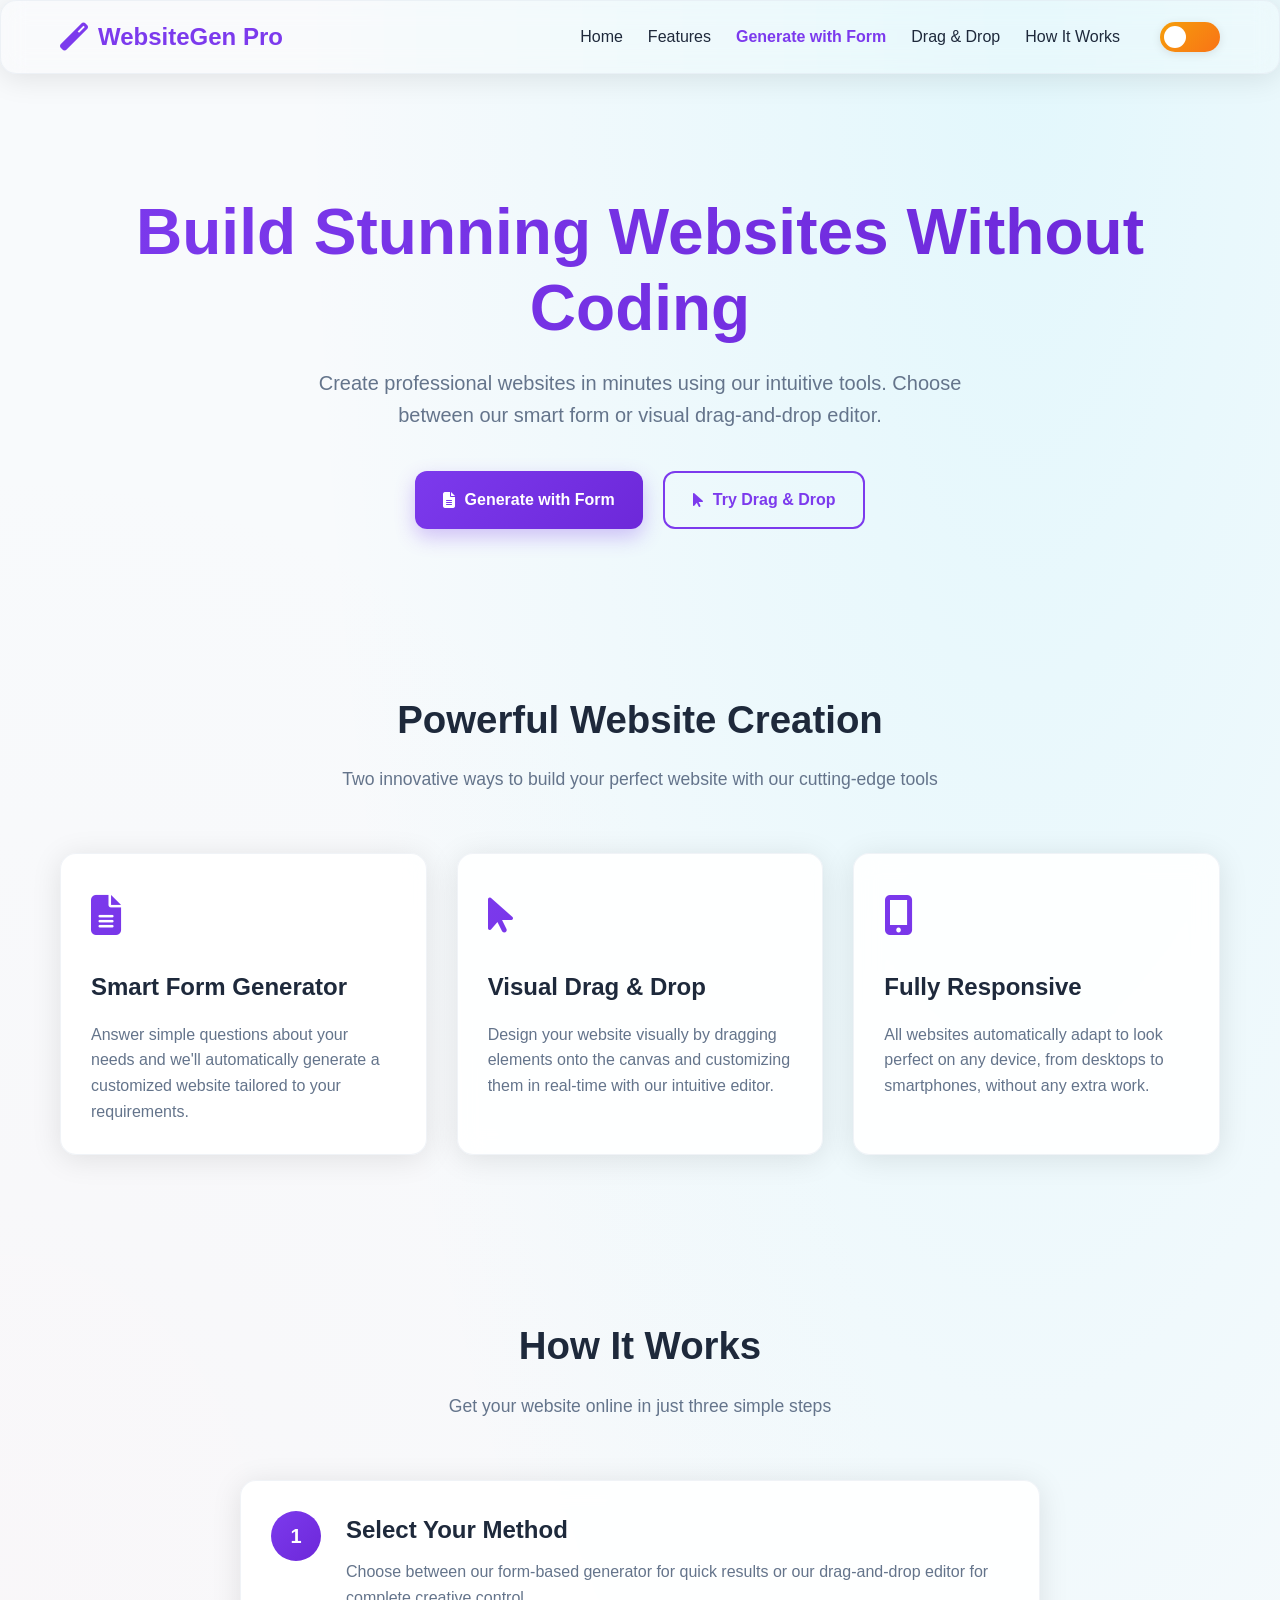
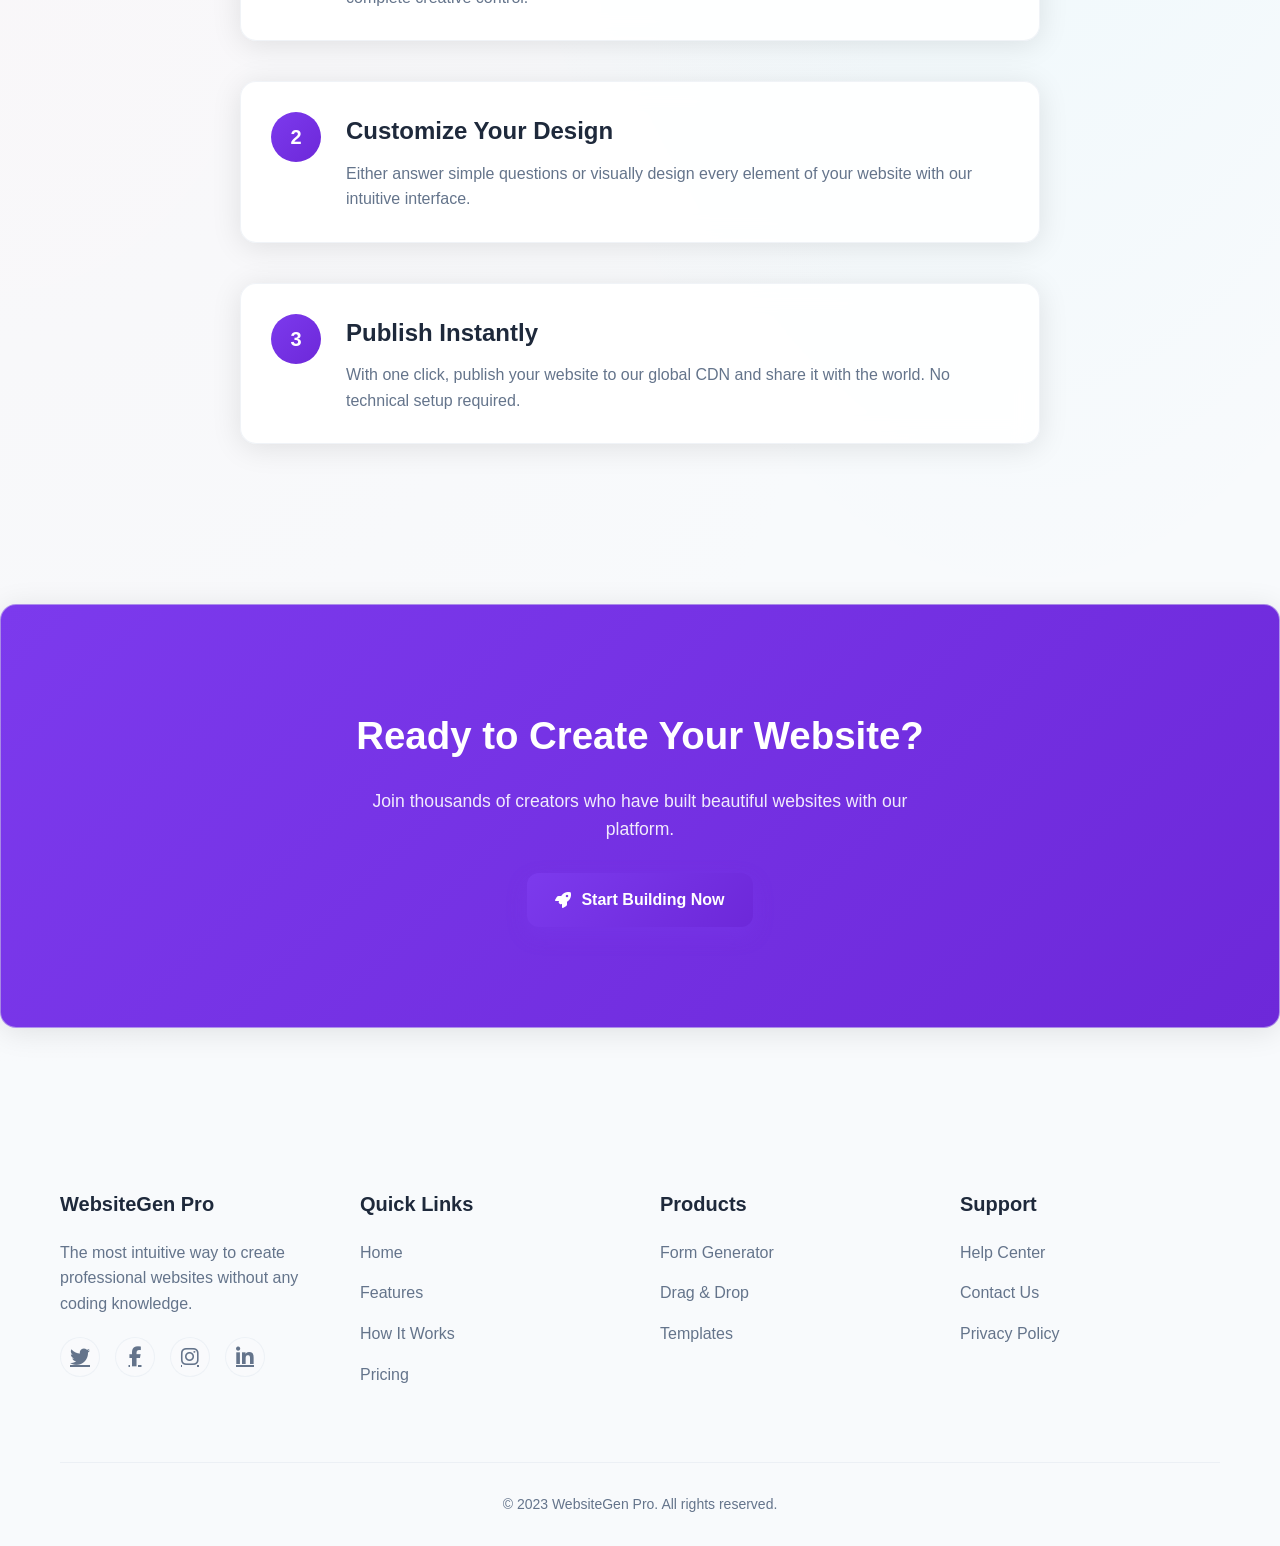
<file: index.html>
<!DOCTYPE html>
<html lang="en">
<head>
    <meta charset="UTF-8">
    <meta name="viewport" content="width=device-width, initial-scale=1.0">
    <title>Website Generator Pro</title>
    <link rel="stylesheet" href="https://cdnjs.cloudflare.com/ajax/libs/font-awesome/6.4.0/css/all.min.css">
    <style>
        :root {
            --primary: #7c3aed;
            --primary-light: #8b5cf6;
            --primary-dark: #6d28d9;
            --secondary: #10b981;
            --accent: #f59e0b;
            --bg-light: #f8fafc;
            --bg-dark: #0f172a;
            --text-light: #f8fafc;
            --text-dark: #1e293b;
            --text-muted: #64748b;
            --card-bg: rgba(255, 255, 255, 0.9);
            --card-dark: rgba(15, 23, 42, 0.9);
            --glass-bg: rgba(255, 255, 255, 0.15);
            --glass-dark: rgba(15, 23, 42, 0.15);
            --border-light: rgba(226, 232, 240, 0.5);
            --border-dark: rgba(30, 41, 59, 0.5);
            --transition: all 0.4s cubic-bezier(0.68, -0.55, 0.265, 1.55);
        }

        .dark-mode {
            --bg-light: #0f172a;
            --bg-dark: #f8fafc;
            --text-light: #1e293b;
            --text-dark: #f8fafc;
            --text-muted: #94a3b8;
            --card-bg: var(--card-dark);
            --glass-bg: var(--glass-dark);
            --border-light: var(--border-dark);
        }

        * {
            margin: 0;
            padding: 0;
            box-sizing: border-box;
            font-family: 'Inter', -apple-system, BlinkMacSystemFont, sans-serif;
        }

        body {
            background-color: var(--bg-light);
            color: var(--text-dark);
            line-height: 1.6;
            transition: var(--transition);
            background-image: radial-gradient(at 80% 0%, hsla(189, 100%, 56%, 0.1) 0px, transparent 50%),
                            radial-gradient(at 0% 50%, hsla(355, 100%, 93%, 0.1) 0px, transparent 50%);
        }

        .dark-mode body {
            background-image: radial-gradient(at 80% 0%, hsla(189, 100%, 56%, 0.05) 0px, transparent 50%),
                            radial-gradient(at 0% 50%, hsla(355, 100%, 93%, 0.05) 0px, transparent 50%);
        }

        .container {
            max-width: 1200px;
            margin: 0 auto;
            padding: 0 20px;
        }

        /* Glass Morphism Effect */
        .glass {
            background: var(--glass-bg);
            backdrop-filter: blur(12px);
            -webkit-backdrop-filter: blur(12px);
            border: 1px solid var(--border-light);
            box-shadow: 0 4px 30px rgba(0, 0, 0, 0.1);
            border-radius: 16px;
        }

        /* Navigation */
        nav {
            position: sticky;
            top: 0;
            z-index: 100;
            padding: 15px 0;
            background: var(--glass-bg);
            backdrop-filter: blur(16px);
            -webkit-backdrop-filter: blur(16px);
            border-bottom: 1px solid var(--border-light);
            transition: var(--transition);
        }

        .navbar {
            display: flex;
            justify-content: space-between;
            align-items: center;
        }

        .logo {
            font-size: 24px;
            font-weight: 700;
            color: var(--primary);
            text-decoration: none;
            display: flex;
            align-items: center;
            gap: 10px;
            transition: var(--transition);
        }

        .logo:hover {
            transform: scale(1.05);
        }

        .logo-icon {
            font-size: 28px;
            transition: transform 0.5s ease;
        }

        .logo:hover .logo-icon {
            transform: rotate(15deg);
        }

        .nav-links {
            display: flex;
            gap: 25px;
            align-items: center;
        }

        .nav-link {
            position: relative;
            text-decoration: none;
            color: var(--text-dark);
            font-weight: 500;
            padding: 8px 0;
            transition: var(--transition);
            overflow: hidden;
        }

        .nav-link::before {
            content: '';
            position: absolute;
            bottom: 0;
            left: 0;
            width: 0;
            height: 2px;
            background: var(--primary);
            transition: var(--transition);
            border-radius: 2px;
        }

        .nav-link:hover::before {
            width: 100%;
        }

        .nav-link.active {
            color: var(--primary);
            font-weight: 600;
        }

        .nav-link.active::before {
            width: 100%;
        }

        /* Special Animation for Form Generator Link */
        .nav-link-special {
            position: relative;
            color: var(--primary);
            font-weight: 600;
        }

        .nav-link-special::after {
            content: '';
            position: absolute;
            bottom: -5px;
            left: 0;
            width: 100%;
            height: 2px;
            background: var(--primary);
            transform: scaleX(0);
            transform-origin: right;
            transition: transform 0.4s ease;
        }

        .nav-link-special:hover::after {
            transform: scaleX(1);
            transform-origin: left;
        }

        /* Day/Night Switch Toggle */
        .theme-switch {
            position: relative;
            display: inline-block;
            width: 60px;
            height: 30px;
            margin-left: 15px;
        }

        .theme-switch input {
            opacity: 0;
            width: 0;
            height: 0;
        }

        .theme-slider {
            position: absolute;
            cursor: pointer;
            top: 0;
            left: 0;
            right: 0;
            bottom: 0;
            background: linear-gradient(135deg, #f59e0b, #f97316);
            transition: all 0.4s ease;
            border-radius: 34px;
            box-shadow: 0 2px 10px rgba(0, 0, 0, 0.1);
        }

        .theme-slider:before {
            position: absolute;
            content: "";
            height: 22px;
            width: 22px;
            left: 4px;
            bottom: 4px;
            background: white;
            transition: all 0.4s ease;
            border-radius: 50%;
            z-index: 2;
        }

        .theme-slider:after {
            position: absolute;
            content: "\f185"; /* Sun icon */
            font-family: "Font Awesome 6 Free";
            font-weight: 900;
            left: 8px;
            top: 50%;
            transform: translateY(-50%);
            color: #ffd700;
            font-size: 12px;
            opacity: 1;
            transition: all 0.4s ease;
        }

        .theme-switch input:checked + .theme-slider {
            background: linear-gradient(135deg, #64748b, #475569);
        }

        .theme-switch input:checked + .theme-slider:before {
            transform: translateX(30px);
        }

        .theme-switch input:checked + .theme-slider:after {
            content: "\f186"; /* Moon icon */
            left: 38px;
            color: #e2e8f0;
        }

        .theme-switch input:focus + .theme-slider {
            box-shadow: 0 0 10px rgba(124, 58, 237, 0.5);
        }

        .theme-slider .stars {
            position: absolute;
            right: 8px;
            top: 50%;
            transform: translateY(-50%);
            opacity: 0;
            transition: all 0.4s ease;
        }

        .theme-slider .stars i {
            position: absolute;
            font-size: 4px;
            color: white;
        }

        .theme-slider .stars i:nth-child(1) {
            top: -5px;
            left: 5px;
        }

        .theme-slider .stars i:nth-child(2) {
            top: 2px;
            left: 0;
        }

        .theme-slider .stars i:nth-child(3) {
            top: 2px;
            left: 10px;
        }

        .theme-switch input:checked + .theme-slider .stars {
            opacity: 1;
        }

        /* Mobile Menu Button */
        .mobile-menu-button {
            display: none;
            background: transparent;
            border: none;
            color: var(--text-dark);
            font-size: 24px;
            cursor: pointer;
            transition: var(--transition);
            padding: 8px;
            border-radius: 8px;
        }

        .mobile-menu-button:hover {
            background: rgba(124, 58, 237, 0.1);
            color: var(--primary);
        }

        /* Hero Section */
        .hero {
            padding: 120px 0 80px;
            text-align: center;
            position: relative;
            overflow: hidden;
        }

        .hero h1 {
            font-size: clamp(2.5rem, 5vw, 4rem);
            margin-bottom: 20px;
            font-weight: 800;
            background: linear-gradient(90deg, var(--primary), var(--primary-dark));
            -webkit-background-clip: text;
            background-clip: text;
            color: transparent;
            line-height: 1.2;
            animation: fadeInUp 1s ease;
        }

        .hero p {
            font-size: clamp(1rem, 2vw, 1.25rem);
            color: var(--text-muted);
            max-width: 700px;
            margin: 0 auto 40px;
            animation: fadeInUp 1s ease 0.2s forwards;
            opacity: 0;
        }

        .hero-buttons {
            display: flex;
            gap: 20px;
            justify-content: center;
            flex-wrap: wrap;
            animation: fadeInUp 1s ease 0.4s forwards;
            opacity: 0;
        }

        @keyframes fadeInUp {
            from {
                opacity: 0;
                transform: translateY(20px);
            }
            to {
                opacity: 1;
                transform: translateY(0);
            }
        }

        /* Button Styles */
        .btn {
            position: relative;
            background: linear-gradient(135deg, var(--primary), var(--primary-dark));
            color: white;
            padding: 14px 28px;
            border-radius: 12px;
            font-weight: 600;
            text-decoration: none;
            transition: var(--transition);
            box-shadow: 0 8px 20px rgba(124, 58, 237, 0.3);
            overflow: hidden;
            display: inline-flex;
            align-items: center;
            gap: 10px;
            border: none;
            cursor: pointer;
        }

        .btn::before {
            content: '';
            position: absolute;
            top: 0;
            left: -100%;
            width: 100%;
            height: 100%;
            background: linear-gradient(90deg, transparent, rgba(255, 255, 255, 0.2), transparent);
            transition: 0.5s;
        }

        .btn:hover {
            transform: translateY(-3px) scale(1.02);
            box-shadow: 0 12px 25px rgba(124, 58, 237, 0.4);
        }

        .btn:hover::before {
            left: 100%;
        }

        .btn:active {
            transform: translateY(1px) scale(0.98);
        }

        .btn i {
            transition: transform 0.3s ease;
        }

        .btn:hover i {
            transform: translateX(5px);
        }

        .btn-outline {
            background: transparent;
            color: var(--primary);
            border: 2px solid var(--primary);
            box-shadow: none;
        }

        .btn-outline:hover {
            background: linear-gradient(135deg, var(--primary), var(--primary-dark));
            color: white;
        }

        /* Features Section */
        .features {
            padding: 80px 0;
        }

        .section-title {
            text-align: center;
            margin-bottom: 60px;
        }

        .section-title h2 {
            font-size: clamp(1.75rem, 3vw, 2.5rem);
            color: var(--text-dark);
            margin-bottom: 15px;
            font-weight: 700;
        }

        .section-title p {
            color: var(--text-muted);
            max-width: 600px;
            margin: 0 auto;
            font-size: 1.1rem;
        }

        .features-grid {
            display: grid;
            grid-template-columns: repeat(auto-fit, minmax(280px, 1fr));
            gap: 30px;
        }

        .feature-card {
            padding: 30px;
            transition: var(--transition);
            border-radius: 16px;
            background: var(--card-bg);
            opacity: 0;
            transform: translateY(20px);
        }

        .feature-card.animate {
            opacity: 1;
            transform: translateY(0);
        }

        .feature-card:nth-child(1) { transition-delay: 0.1s; }
        .feature-card:nth-child(2) { transition-delay: 0.2s; }
        .feature-card:nth-child(3) { transition-delay: 0.3s; }

        .feature-card:hover {
            transform: translateY(-10px) scale(1.02);
            box-shadow: 0 20px 25px -5px rgba(0, 0, 0, 0.1), 0 10px 10px -5px rgba(0, 0, 0, 0.04);
        }

        .feature-icon {
            font-size: 40px;
            margin-bottom: 20px;
            background: linear-gradient(135deg, var(--primary), var(--primary-dark));
            -webkit-background-clip: text;
            background-clip: text;
            color: transparent;
            transition: var(--transition);
        }

        .feature-card:hover .feature-icon {
            transform: scale(1.2);
        }

        .feature-card h3 {
            font-size: 1.5rem;
            margin-bottom: 15px;
            color: var(--text-dark);
            font-weight: 600;
        }

        .feature-card p {
            color: var(--text-muted);
        }

        /* How It Works Section */
        .how-it-works {
            padding: 80px 0;
        }

        .steps {
            display: flex;
            flex-direction: column;
            gap: 40px;
            max-width: 800px;
            margin: 0 auto;
        }

        .step {
            display: flex;
            gap: 25px;
            align-items: flex-start;
            padding: 30px;
            border-radius: 16px;
            transition: var(--transition);
            background: var(--card-bg);
            opacity: 0;
            transform: translateX(-20px);
        }

        .step.animate {
            opacity: 1;
            transform: translateX(0);
        }

        .step:nth-child(1) { transition-delay: 0.1s; }
        .step:nth-child(2) { transition-delay: 0.2s; }
        .step:nth-child(3) { transition-delay: 0.3s; }

        .step:hover {
            transform: translateX(10px) scale(1.02);
        }

        .step-number {
            background: linear-gradient(135deg, var(--primary), var(--primary-dark));
            color: white;
            width: 50px;
            height: 50px;
            border-radius: 50%;
            display: flex;
            align-items: center;
            justify-content: center;
            font-weight: bold;
            flex-shrink: 0;
            font-size: 1.25rem;
            transition: var(--transition);
        }

        .step:hover .step-number {
            transform: rotate(15deg) scale(1.1);
        }

        .step-content h3 {
            font-size: 1.5rem;
            margin-bottom: 10px;
            color: var(--text-dark);
            font-weight: 600;
        }

        .step-content p {
            color: var(--text-muted);
        }

        /* CTA Section */
        .cta-section {
            padding: 100px 0;
            text-align: center;
            position: relative;
            margin: 80px 0;
            border-radius: 16px;
            overflow: hidden;
            background: linear-gradient(135deg, var(--primary), var(--primary-dark));
        }

        .cta-section h2 {
            font-size: clamp(1.75rem, 3vw, 2.5rem);
            margin-bottom: 20px;
            color: white;
            font-weight: 700;
        }

        .cta-section p {
            max-width: 600px;
            margin: 0 auto 30px;
            color: rgba(255, 255, 255, 0.9);
            font-size: 1.1rem;
        }

        /* Footer */
        footer {
            padding: 80px 0 30px;
            position: relative;
        }

        .footer-content {
            display: grid;
            grid-template-columns: repeat(auto-fit, minmax(200px, 1fr));
            gap: 40px;
            margin-bottom: 60px;
        }

        .footer-column h3 {
            font-size: 1.25rem;
            margin-bottom: 20px;
            color: var(--text-dark);
            font-weight: 600;
        }

        .footer-column p {
            color: var(--text-muted);
            margin-bottom: 20px;
        }

        .footer-column ul {
            list-style: none;
        }

        .footer-column ul li {
            margin-bottom: 12px;
        }

        .footer-link {
            color: var(--text-muted);
            text-decoration: none;
            transition: var(--transition);
            display: inline-block;
            position: relative;
            padding-bottom: 3px;
        }

        .footer-link::before {
            content: '';
            position: absolute;
            bottom: 0;
            left: 0;
            width: 0;
            height: 1px;
            background: var(--primary);
            transition: var(--transition);
        }

        .footer-link:hover {
            color: var(--primary);
            transform: translateX(5px);
        }

        .footer-link:hover::before {
            width: 100%;
        }

        .social-links {
            display: flex;
            gap: 15px;
        }

        .social-link {
            color: var(--text-muted);
            font-size: 20px;
            transition: var(--transition);
            width: 40px;
            height: 40px;
            border-radius: 50%;
            display: flex;
            align-items: center;
            justify-content: center;
            background: var(--glass-bg);
            border: 1px solid var(--border-light);
        }

        .social-link:hover {
            background: var(--primary);
            color: white;
            transform: translateY(-3px) rotate(5deg);
        }

        .copyright {
            text-align: center;
            padding-top: 30px;
            border-top: 1px solid var(--border-light);
            color: var(--text-muted);
            font-size: 14px;
        }

        /* Responsive Styles */
        @media (max-width: 1024px) {
            .nav-links {
                gap: 15px;
            }
        }

        @media (max-width: 768px) {
            .nav-links {
                position: fixed;
                top: 80px;
                left: 20px;
                right: 20px;
                z-index: 999;
                background: var(--card-bg);
                backdrop-filter: blur(16px);
                -webkit-backdrop-filter: blur(16px);
                border: 1px solid var(--border-light);
                border-radius: 12px;
                padding: 20px;
                flex-direction: column;
                gap: 15px;
                box-shadow: 0 10px 30px rgba(0, 0, 0, 0.2);
                transform: translateY(-20px);
                opacity: 0;
                visibility: hidden;
                transition: all 0.3s ease;
            }
            
            .nav-links.active {
                transform: translateY(0);
                opacity: 1;
                visibility: visible;
            }
            
            .mobile-menu-button {
                display: flex;
                align-items: center;
                justify-content: center;
            }
            
            .hero {
                padding: 100px 0 60px;
            }
            
            .hero-buttons {
                flex-direction: column;
                align-items: center;
            }
            
            .step {
                flex-direction: column;
                align-items: flex-start;
            }
        }

        @media (max-width: 480px) {
            .hero h1 {
                font-size: 2rem;
            }
            
            .feature-card {
                padding: 20px;
            }
            
            .step {
                padding: 20px;
            }
        }
    </style>
</head>
<body>
    <!-- Navigation -->
    <nav class="glass">
        <div class="container">
            <div class="navbar">
                <a href="#" class="logo">
                    <i class="fas fa-magic logo-icon"></i>
                    <span>WebsiteGen Pro</span>
                </a>
                <div class="nav-links" id="navLinks">
                    <a href="#" class="nav-link active">Home</a>
                    <a href="#features" class="nav-link">Features</a>
                    <a href="landingPage.html" class="nav-link nav-link-special">Generate with Form</a>
                    <a href="drag-drop.html" class="nav-link">Drag & Drop</a>
                    <a href="#how-it-works" class="nav-link">How It Works</a>
                    
                    <!-- Day/Night Switch -->
                    <label class="theme-switch">
                        <input type="checkbox" id="themeToggle">
                        <span class="theme-slider">
                            <span class="stars">
                                <i class="fas fa-star"></i>
                                <i class="fas fa-star"></i>
                                <i class="fas fa-star"></i>
                            </span>
                        </span>
                    </label>
                </div>
                <button class="mobile-menu-button" id="mobileMenu">
                    <i class="fas fa-bars"></i>
                </button>
            </div>
        </div>
    </nav>

    <!-- Hero Section -->
    <section class="hero">
        <div class="container">
            <h1>Build Stunning Websites Without Coding</h1>
            <p>Create professional websites in minutes using our intuitive tools. Choose between our smart form or visual drag-and-drop editor.</p>
            <div class="hero-buttons">
                <a href="landingPage.html" class="btn">
                    <i class="fas fa-file-alt"></i>
                    <span>Generate with Form</span>
                </a>
                <a href="drag-drop.html" class="btn btn-outline">
                    <i class="fas fa-mouse-pointer"></i>
                    <span>Try Drag & Drop</span>
                </a>
            </div>
        </div>
    </section>

    <!-- Features Section -->
    <section class="features" id="features">
        <div class="container">
            <div class="section-title">
                <h2>Powerful Website Creation</h2>
                <p>Two innovative ways to build your perfect website with our cutting-edge tools</p>
            </div>
            <div class="features-grid">
                <div class="feature-card glass">
                    <div class="feature-icon">
                        <i class="fas fa-file-alt"></i>
                    </div>
                    <h3>Smart Form Generator</h3>
                    <p>Answer simple questions about your needs and we'll automatically generate a customized website tailored to your requirements.</p>
                </div>
                <div class="feature-card glass">
                    <div class="feature-icon">
                        <i class="fas fa-mouse-pointer"></i>
                    </div>
                    <h3>Visual Drag & Drop</h3>
                    <p>Design your website visually by dragging elements onto the canvas and customizing them in real-time with our intuitive editor.</p>
                </div>
                <div class="feature-card glass">
                    <div class="feature-icon">
                        <i class="fas fa-mobile-alt"></i>
                    </div>
                    <h3>Fully Responsive</h3>
                    <p>All websites automatically adapt to look perfect on any device, from desktops to smartphones, without any extra work.</p>
                </div>
            </div>
        </div>
    </section>

    <!-- How It Works Section -->
    <section class="how-it-works" id="how-it-works">
        <div class="container">
            <div class="section-title">
                <h2>How It Works</h2>
                <p>Get your website online in just three simple steps</p>
            </div>
            <div class="steps">
                <div class="step glass">
                    <div class="step-number">1</div>
                    <div class="step-content">
                        <h3>Select Your Method</h3>
                        <p>Choose between our form-based generator for quick results or our drag-and-drop editor for complete creative control.</p>
                    </div>
                </div>
                <div class="step glass">
                    <div class="step-number">2</div>
                    <div class="step-content">
                        <h3>Customize Your Design</h3>
                        <p>Either answer simple questions or visually design every element of your website with our intuitive interface.</p>
                    </div>
                </div>
                <div class="step glass">
                    <div class="step-number">3</div>
                    <div class="step-content">
                        <h3>Publish Instantly</h3>
                        <p>With one click, publish your website to our global CDN and share it with the world. No technical setup required.</p>
                    </div>
                </div>
            </div>
        </div>
    </section>

    <!-- CTA Section -->
    <section class="cta-section glass">
        <div class="container">
            <h2>Ready to Create Your Website?</h2>
            <p>Join thousands of creators who have built beautiful websites with our platform.</p>
            <a href="landingPage.html" class="btn">
                <i class="fas fa-rocket"></i>
                <span>Start Building Now</span>
            </a>
        </div>
    </section>

    <!-- Footer -->
    <footer>
        <div class="container">
            <div class="footer-content">
                <div class="footer-column">
                    <h3>WebsiteGen Pro</h3>
                    <p>The most intuitive way to create professional websites without any coding knowledge.</p>
                    <div class="social-links">
                        <a href="#" class="social-link"><i class="fab fa-twitter"></i></a>
                        <a href="#" class="social-link"><i class="fab fa-facebook-f"></i></a>
                        <a href="#" class="social-link"><i class="fab fa-instagram"></i></a>
                        <a href="#" class="social-link"><i class="fab fa-linkedin-in"></i></a>
                    </div>
                </div>
                <div class="footer-column">
                    <h3>Quick Links</h3>
                    <ul>
                        <li><a href="#" class="footer-link">Home</a></li>
                        <li><a href="#features" class="footer-link">Features</a></li>
                        <li><a href="#how-it-works" class="footer-link">How It Works</a></li>
                        <li><a href="#" class="footer-link">Pricing</a></li>
                    </ul>
                </div>
                <div class="footer-column">
                    <h3>Products</h3>
                    <ul>
                        <li><a href="landingPage.html" class="footer-link">Form Generator</a></li>
                        <li><a href="drag-drop.html" class="footer-link">Drag & Drop</a></li>
                        <li><a href="#" class="footer-link">Templates</a></li>
                    </ul>
                </div>
                <div class="footer-column">
                    <h3>Support</h3>
                    <ul>
                        <li><a href="#" class="footer-link">Help Center</a></li>
                        <li><a href="#" class="footer-link">Contact Us</a></li>
                        <li><a href="#" class="footer-link">Privacy Policy</a></li>
                    </ul>
                </div>
            </div>
            <div class="copyright">
                <p>&copy; 2023 WebsiteGen Pro. All rights reserved.</p>
            </div>
        </div>
    </footer>

    <script>
        // Mobile Menu Toggle
        const mobileMenu = document.getElementById('mobileMenu');
        const navLinks = document.getElementById('navLinks');
        
        mobileMenu.addEventListener('click', () => {
            navLinks.classList.toggle('active');
            const icon = mobileMenu.querySelector('i');
            icon.classList.toggle('fa-bars');
            icon.classList.toggle('fa-times');
        });

        // Theme Toggle Functionality
        const themeToggle = document.getElementById('themeToggle');
        const body = document.body;
        
        // Check for saved theme preference or use preferred color scheme
        const savedTheme = localStorage.getItem('theme') || 
                         (window.matchMedia('(prefers-color-scheme: dark)').matches ? 'dark' : 'light');
        
        if (savedTheme === 'dark') {
            body.classList.add('dark-mode');
            themeToggle.checked = true;
        }

        themeToggle.addEventListener('change', () => {
            body.classList.toggle('dark-mode');
            const isDark = body.classList.contains('dark-mode');
            localStorage.setItem('theme', isDark ? 'dark' : 'light');
            
            // Add animation class for fun
            if (isDark) {
                body.classList.add('theme-change-to-dark');
                setTimeout(() => {
                    body.classList.remove('theme-change-to-dark');
                }, 1000);
            } else {
                body.classList.add('theme-change-to-light');
                setTimeout(() => {
                    body.classList.remove('theme-change-to-light');
                }, 1000);
            }
        });

        // Button Animation
        const buttons = document.querySelectorAll('.btn');
        
        buttons.forEach(button => {
            button.addEventListener('mouseenter', () => {
                button.querySelector('i').style.transform = 'translateX(5px)';
            });
            
            button.addEventListener('mouseleave', () => {
                button.querySelector('i').style.transform = 'translateX(0)';
            });
            
            button.addEventListener('click', () => {
                button.style.transform = 'scale(0.95)';
                setTimeout(() => {
                    button.style.transform = 'scale(1)';
                }, 200);
            });
        });

        // Scroll Animation for Sections
        const animateOnScroll = () => {
            const featureCards = document.querySelectorAll('.feature-card');
            const steps = document.querySelectorAll('.step');
            
            featureCards.forEach(card => {
                const cardPosition = card.getBoundingClientRect().top;
                const screenPosition = window.innerHeight / 1.3;
                
                if (cardPosition < screenPosition) {
                    card.classList.add('animate');
                }
            });
            
            steps.forEach(step => {
                const stepPosition = step.getBoundingClientRect().top;
                const screenPosition = window.innerHeight / 1.3;
                
                if (stepPosition < screenPosition) {
                    step.classList.add('animate');
                }
            });
        };

        window.addEventListener('scroll', animateOnScroll);
        window.addEventListener('load', animateOnScroll);

        // Active Link Highlighting
        const sections = document.querySelectorAll('section');
        const navItems = document.querySelectorAll('.nav-link');
        
        window.addEventListener('scroll', () => {
            let current = '';
            
            sections.forEach(section => {
                const sectionTop = section.offsetTop;
                const sectionHeight = section.clientHeight;
                
                if (pageYOffset >= sectionTop - 200) {
                    current = section.getAttribute('id');
                }
            });
            
            navItems.forEach(item => {
                item.classList.remove('active');
                if (item.getAttribute('href') === `#${current}` || 
                    (current === '' && item.getAttribute('href') === '#')) {
                    item.classList.add('active');
                }
            });
        });

        // Smooth Scrolling for Anchor Links
        document.querySelectorAll('a[href^="#"]').forEach(anchor => {
            anchor.addEventListener('click', function(e) {
                e.preventDefault();
                
                const targetId = this.getAttribute('href');
                if (targetId === '#') return;
                
                const targetElement = document.querySelector(targetId);
                if (targetElement) {
                    window.scrollTo({
                        top: targetElement.offsetTop - 100,
                        behavior: 'smooth'
                    });
                    
                    // Close mobile menu if open
                    if (window.innerWidth <= 768) {
                        navLinks.classList.remove('active');
                        mobileMenu.querySelector('i').classList.remove('fa-times');
                        mobileMenu.querySelector('i').classList.add('fa-bars');
                    }
                }
            });
        });

        // Initialize animations
        animateOnScroll();
    </script>
</body>
</html>
</file>
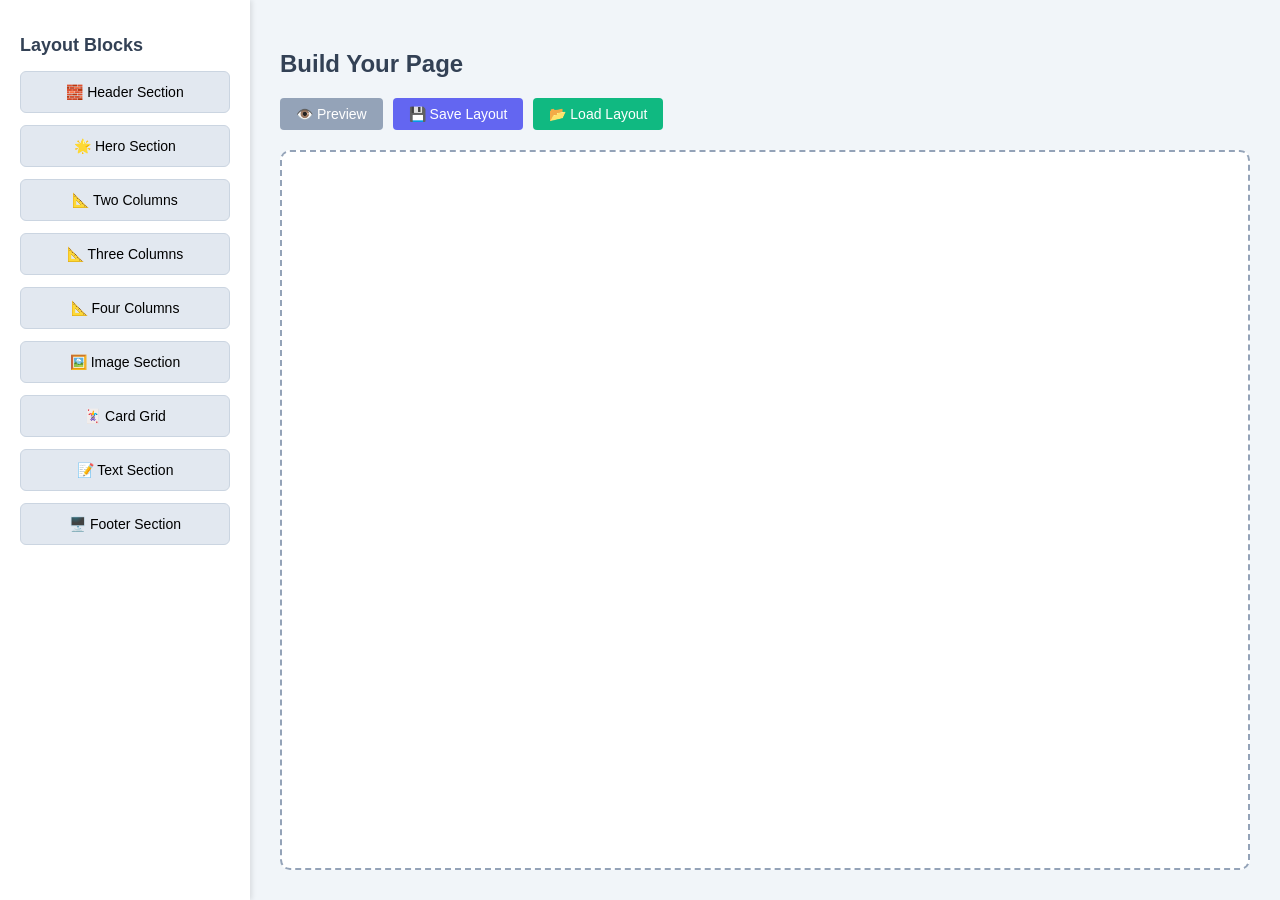
<file: drag-drop.html>
<!DOCTYPE html>
<html lang="en">
<head>
  <meta charset="UTF-8">
  <title>Enhanced Section Layout Builder</title>
  <style>
    * {
      box-sizing: border-box;
    }
    body {
      margin: 0;
      display: flex;
      font-family: sans-serif;
      background: #f1f5f9;
      height: 100vh;
    }

    .sidebar {
      width: 250px;
      background: #ffffff;
      padding: 20px;
      box-shadow: 2px 0 5px rgba(0,0,0,0.1);
      overflow-y: auto;
    }

    .sidebar h2 {
      font-size: 18px;
      margin-bottom: 15px;
      color: #334155;
    }

    .layout-block {
      padding: 12px;
      margin-bottom: 12px;
      background: #e2e8f0;
      border: 1px solid #cbd5e1;
      border-radius: 6px;
      cursor: grab;
      text-align: center;
      font-size: 14px;
      transition: all 0.2s ease;
    }

    .layout-block:hover {
      background: #cbd5e1;
      transform: translateX(3px);
    }

    .canvas {
      flex: 1;
      padding: 30px;
      overflow-y: auto;
      display: flex;
      flex-direction: column;
    }

    .canvas h2 {
      color: #334155;
      margin-bottom: 20px;
    }

    .canvas-actions {
      display: flex;
      gap: 10px;
      margin-bottom: 20px;
    }

    .action-btn {
      padding: 8px 16px;
      background: #6366f1;
      color: white;
      border: none;
      border-radius: 4px;
      cursor: pointer;
      font-size: 14px;
      transition: background 0.2s;
    }

    .action-btn:hover {
      background: #4f46e5;
    }

    .action-btn.secondary {
      background: #94a3b8;
    }

    .action-btn.secondary:hover {
      background: #64748b;
    }

    .dropzone {
      min-height: 500px;
      background: #ffffff;
      border: 2px dashed #94a3b8;
      border-radius: 10px;
      padding: 25px;
      flex-grow: 1;
    }

    .section {
      border: 1px solid #cbd5e1;
      border-radius: 8px;
      padding: 15px;
      margin-bottom: 20px;
      background: #f8fafc;
      position: relative;
    }

    .section-controls {
      position: absolute;
      top: 5px;
      right: 5px;
      display: flex;
      gap: 5px;
    }

    .section-btn {
      background: #e2e8f0;
      border: none;
      border-radius: 4px;
      width: 24px;
      height: 24px;
      cursor: pointer;
      display: flex;
      align-items: center;
      justify-content: center;
      font-size: 12px;
    }

    .section-btn:hover {
      background: #cbd5e1;
    }

    .two-col {
      display: flex;
      gap: 15px;
    }

    .three-col {
      display: flex;
      gap: 15px;
    }

    .four-col {
      display: flex;
      gap: 15px;
    }

    .col {
      flex: 1;
      background: #fff;
      padding: 15px;
      border: 1px solid #e2e8f0;
      min-height: 80px;
      border-radius: 6px;
    }

    .hero-section {
      text-align: center;
      padding: 40px 20px;
      background: linear-gradient(135deg, #6366f1, #8b5cf6);
      color: white;
    }

    .image-section {
      text-align: center;
    }

    .image-placeholder {
      width: 100%;
      height: 200px;
      background-color: #e2e8f0;
      display: flex;
      align-items: center;
      justify-content: center;
      margin-bottom: 15px;
      border-radius: 6px;
      overflow: hidden;
    }

    .image-placeholder img {
      max-width: 100%;
      max-height: 100%;
      object-fit: cover;
    }

    .card-section {
      display: flex;
      flex-wrap: wrap;
      gap: 15px;
    }

    .card {
      flex: 1 1 200px;
      background: white;
      border-radius: 8px;
      padding: 15px;
      box-shadow: 0 2px 4px rgba(0,0,0,0.1);
    }

    .editing-mode {
      outline: 2px dashed #6366f1;
    }

    .section-title {
      font-weight: bold;
      margin-bottom: 10px;
      color: #334155;
    }

    /* Preview modal styles */
    .modal {
      display: none;
      position: fixed;
      top: 0;
      left: 0;
      width: 100%;
      height: 100%;
      background: rgba(0,0,0,0.8);
      z-index: 1000;
      overflow-y: auto;
      padding: 40px;
    }

    .modal-content {
      background: white;
      max-width: 900px;
      margin: 0 auto;
      padding: 30px;
      border-radius: 8px;
      position: relative;
    }

    .close-modal {
      position: absolute;
      top: 15px;
      right: 15px;
      background: #e2e8f0;
      border: none;
      border-radius: 4px;
      width: 30px;
      height: 30px;
      cursor: pointer;
      font-size: 16px;
    }

    .close-modal:hover {
      background: #cbd5e1;
    }

    /* File input for loading */
    .file-input-container {
      position: relative;
      overflow: hidden;
      display: inline-block;
    }

    .file-input-btn {
      padding: 8px 16px;
      background: #10b981;
      color: white;
      border: none;
      border-radius: 4px;
      cursor: pointer;
      font-size: 14px;
    }

    .file-input {
      position: absolute;
      left: 0;
      top: 0;
      opacity: 0;
      width: 100%;
      height: 100%;
      cursor: pointer;
    }
  </style>
</head>
<body>

  <div class="sidebar">
    <h2>Layout Blocks</h2>
    <div class="layout-block" draggable="true" data-layout="header">🧱 Header Section</div>
    <div class="layout-block" draggable="true" data-layout="hero">🌟 Hero Section</div>
    <div class="layout-block" draggable="true" data-layout="two-column">📐 Two Columns</div>
    <div class="layout-block" draggable="true" data-layout="three-column">📐 Three Columns</div>
    <div class="layout-block" draggable="true" data-layout="four-column">📐 Four Columns</div>
    <div class="layout-block" draggable="true" data-layout="image">🖼️ Image Section</div>
    <div class="layout-block" draggable="true" data-layout="cards">🃏 Card Grid</div>
    <div class="layout-block" draggable="true" data-layout="text">📝 Text Section</div>
    <div class="layout-block" draggable="true" data-layout="footer">🖥️ Footer Section</div>
  </div>

  <div class="canvas">
    <h2>Build Your Page</h2>
    <div class="canvas-actions">
      <button id="previewBtn" class="action-btn secondary">👁️ Preview</button>
      <button id="submitBtn" class="action-btn">💾 Save Layout</button>
      <div class="file-input-container">
        <button class="file-input-btn">📂 Load Layout</button>
        <input type="file" id="loadLayout" class="file-input" accept=".json">
      </div>
    </div>
    <div id="dropzone" class="dropzone"></div>
  </div>

  <!-- Preview Modal -->
  <div id="previewModal" class="modal">
    <div class="modal-content">
      <button class="close-modal" id="closeModal">✕</button>
      <h2>Page Preview</h2>
      <div id="previewContent"></div>
    </div>
  </div>

  <script>
    const blocks = document.querySelectorAll('.layout-block');
    const dropzone = document.getElementById('dropzone');
    const previewBtn = document.getElementById('previewBtn');
    const submitBtn = document.getElementById('submitBtn');
    const previewModal = document.getElementById('previewModal');
    const closeModal = document.getElementById('closeModal');
    const previewContent = document.getElementById('previewContent');
    const loadLayoutInput = document.getElementById('loadLayout');

    // Drag and drop functionality
    blocks.forEach(block => {
      block.addEventListener('dragstart', (e) => {
        e.dataTransfer.setData('layout', block.dataset.layout);
      });
    });

    dropzone.addEventListener('dragover', (e) => e.preventDefault());

    dropzone.addEventListener('drop', (e) => {
      e.preventDefault();
      const layout = e.dataTransfer.getData('layout');
      createSection(layout);
    });

    // Preview button functionality
    previewBtn.addEventListener('click', () => {
      previewContent.innerHTML = dropzone.innerHTML;
      
      // Remove edit controls from preview
      const controls = previewContent.querySelectorAll('.section-controls');
      controls.forEach(control => control.remove());
      
      // Remove editing outlines if any
      const editingSections = previewContent.querySelectorAll('.editing-mode');
      editingSections.forEach(section => section.classList.remove('editing-mode'));
      
      previewModal.style.display = 'block';
    });

    // Close modal
    closeModal.addEventListener('click', () => {
      previewModal.style.display = 'none';
    });

    // Save layout functionality
    submitBtn.addEventListener('click', () => {
      const sections = Array.from(dropzone.querySelectorAll('.section')).map(section => {
        return {
          type: section.querySelector('.section-title')?.textContent || 'Untitled Section',
          html: section.innerHTML,
          layout: getSectionLayoutType(section)
        };
      });

      const layoutData = {
        version: '1.0',
        createdAt: new Date().toISOString(),
        sections: sections
      };

      // Create a download link
      const dataStr = JSON.stringify(layoutData, null, 2);
      const dataUri = 'data:application/json;charset=utf-8,'+ encodeURIComponent(dataStr);
      
      const exportName = 'layout-' + new Date().toISOString().slice(0,10) + '.json';
      
      const linkElement = document.createElement('a');
      linkElement.setAttribute('href', dataUri);
      linkElement.setAttribute('download', exportName);
      linkElement.click();
    });

    // Helper function to determine section type
    function getSectionLayoutType(section) {
      if (section.querySelector('.hero-section')) return 'hero';
      if (section.querySelector('.two-col')) return 'two-column';
      if (section.querySelector('.three-col')) return 'three-column';
      if (section.querySelector('.four-col')) return 'four-column';
      if (section.querySelector('.image-section')) return 'image';
      if (section.querySelector('.card-section')) return 'cards';
      if (section.querySelector('h1') && section.querySelector('p')) return 'header';
      if (section.textContent.includes('©')) return 'footer';
      return 'text';
    }

    // Load layout functionality
    loadLayoutInput.addEventListener('change', (e) => {
      const file = e.target.files[0];
      if (!file) return;

      const reader = new FileReader();
      reader.onload = (event) => {
        try {
          const layoutData = JSON.parse(event.target.result);
          loadLayout(layoutData);
        } catch (error) {
          alert('Error loading layout: Invalid file format');
          console.error(error);
        }
      };
      reader.readAsText(file);
    });

    function loadLayout(layoutData) {
      // Clear current layout
      dropzone.innerHTML = '';
      
      // Create each section from the saved data
      if (layoutData.sections && Array.isArray(layoutData.sections)) {
        layoutData.sections.forEach(sectionData => {
          if (sectionData.layout) {
            createSection(sectionData.layout, sectionData.html);
          }
        });
      }
    }

    function createSection(layout, customHtml = null) {
      let section = document.createElement('div');
      section.className = 'section';
      
      // Add section controls
      const controls = document.createElement('div');
      controls.className = 'section-controls';
      controls.innerHTML = `
        <button class="section-btn edit-btn" title="Edit">✏️</button>
        <button class="section-btn delete-btn" title="Delete">🗑️</button>
      `;
      section.appendChild(controls);

      // Use custom HTML if provided (for loading saved layouts)
      if (customHtml) {
        section.innerHTML += customHtml;
      } else {
        // Create different layouts
        if (layout === 'header') {
          section.innerHTML += `<div class="section-title">Header</div>
            <div class="editable-content">
              <h1>Your Site Header</h1>
              <p>Navigation links or tagline here</p>
            </div>`;
        } else if (layout === 'hero') {
          section.innerHTML += `<div class="hero-section editable-content">
            <h1>Welcome to Our Site</h1>
            <p>A compelling subtitle that explains your value proposition</p>
            <button style="background: white; color: #6366f1; border: none; padding: 10px 20px; border-radius: 20px; margin-top: 15px; cursor: pointer;">Call to Action</button>
          </div>`;
        } else if (layout === 'two-column') {
          section.innerHTML += `<div class="section-title">Two Column Layout</div>
            <div class="two-col">
              <div class="col editable-content">Column 1 Content</div>
              <div class="col editable-content">Column 2 Content</div>
            </div>`;
        } else if (layout === 'three-column') {
          section.innerHTML += `<div class="section-title">Three Column Layout</div>
            <div class="three-col">
              <div class="col editable-content">Column 1</div>
              <div class="col editable-content">Column 2</div>
              <div class="col editable-content">Column 3</div>
            </div>`;
        } else if (layout === 'four-column') {
          section.innerHTML += `<div class="section-title">Four Column Layout</div>
            <div class="four-col">
              <div class="col editable-content">Column 1</div>
              <div class="col editable-content">Column 2</div>
              <div class="col editable-content">Column 3</div>
              <div class="col editable-content">Column 4</div>
            </div>`;
        } else if (layout === 'image') {
          section.innerHTML += `<div class="section-title">Image Section</div>
            <div class="image-section">
              <div class="editable-content">
                <h2>Image Title</h2>
                <p>Description or caption for your image</p>
              </div>
              <div class="image-placeholder">
                <span>Drag & drop an image here</span>
              </div>
            </div>`;
        } else if (layout === 'cards') {
          section.innerHTML += `<div class="section-title">Card Grid</div>
            <div class="card-section">
              <div class="card editable-content">
                <h3>Card 1</h3>
                <p>Card content goes here</p>
              </div>
              <div class="card editable-content">
                <h3>Card 2</h3>
                <p>Card content goes here</p>
              </div>
              <div class="card editable-content">
                <h3>Card 3</h3>
                <p>Card content goes here</p>
              </div>
            </div>`;
        } else if (layout === 'text') {
          section.innerHTML += `<div class="editable-content">
            <h2>Text Section</h2>
            <p>This is a paragraph where you can add your content.</p>
            <p>Add as many paragraphs as you need.</p>
          </div>`;
        } else if (layout === 'footer') {
          section.innerHTML += `<div class="section-title">Footer</div>
            <div class="editable-content" style="text-align: center; padding: 20px;">
              <p>© 2025 Your Website</p>
              <p>Contact Info | Links | Social Media</p>
            </div>`;
        }
      }

      // Set up delete button
      const deleteBtn = section.querySelector('.delete-btn');
      deleteBtn.addEventListener('click', () => {
        if (confirm('Are you sure you want to delete this section?')) {
          section.remove();
        }
      });

      // Set up edit button
      const editBtn = section.querySelector('.edit-btn');
      editBtn.addEventListener('click', () => {
        const editableElements = section.querySelectorAll('.editable-content');
        const isEditing = section.classList.contains('editing-mode');
        
        if (isEditing) {
          // Exit edit mode
          section.classList.remove('editing-mode');
          editableElements.forEach(el => {
            el.contentEditable = 'false';
          });
          editBtn.textContent = '✏️';
          editBtn.title = 'Edit';
        } else {
          // Enter edit mode
          section.classList.add('editing-mode');
          editableElements.forEach(el => {
            el.contentEditable = 'true';
          });
          editBtn.textContent = '✔️';
          editBtn.title = 'Save';
        }
      });

      // Make the image placeholder a drop target
      if (layout === 'image') {
        const imagePlaceholder = section.querySelector('.image-placeholder');
        imagePlaceholder.addEventListener('dragover', (e) => e.preventDefault());
        imagePlaceholder.addEventListener('drop', (e) => {
          e.preventDefault();
          const files = e.dataTransfer.files;
          if (files.length > 0) {
            const file = files[0];
            if (file.type.startsWith('image/')) {
              const reader = new FileReader();
              reader.onload = (event) => {
                imagePlaceholder.innerHTML = '';
                const img = document.createElement('img');
                img.src = event.target.result;
                imagePlaceholder.appendChild(img);
              };
              reader.readAsDataURL(file);
            }
          }
        });
      }

      dropzone.appendChild(section);
      return section;
    }
  </script>

</body>
</html>
</file>
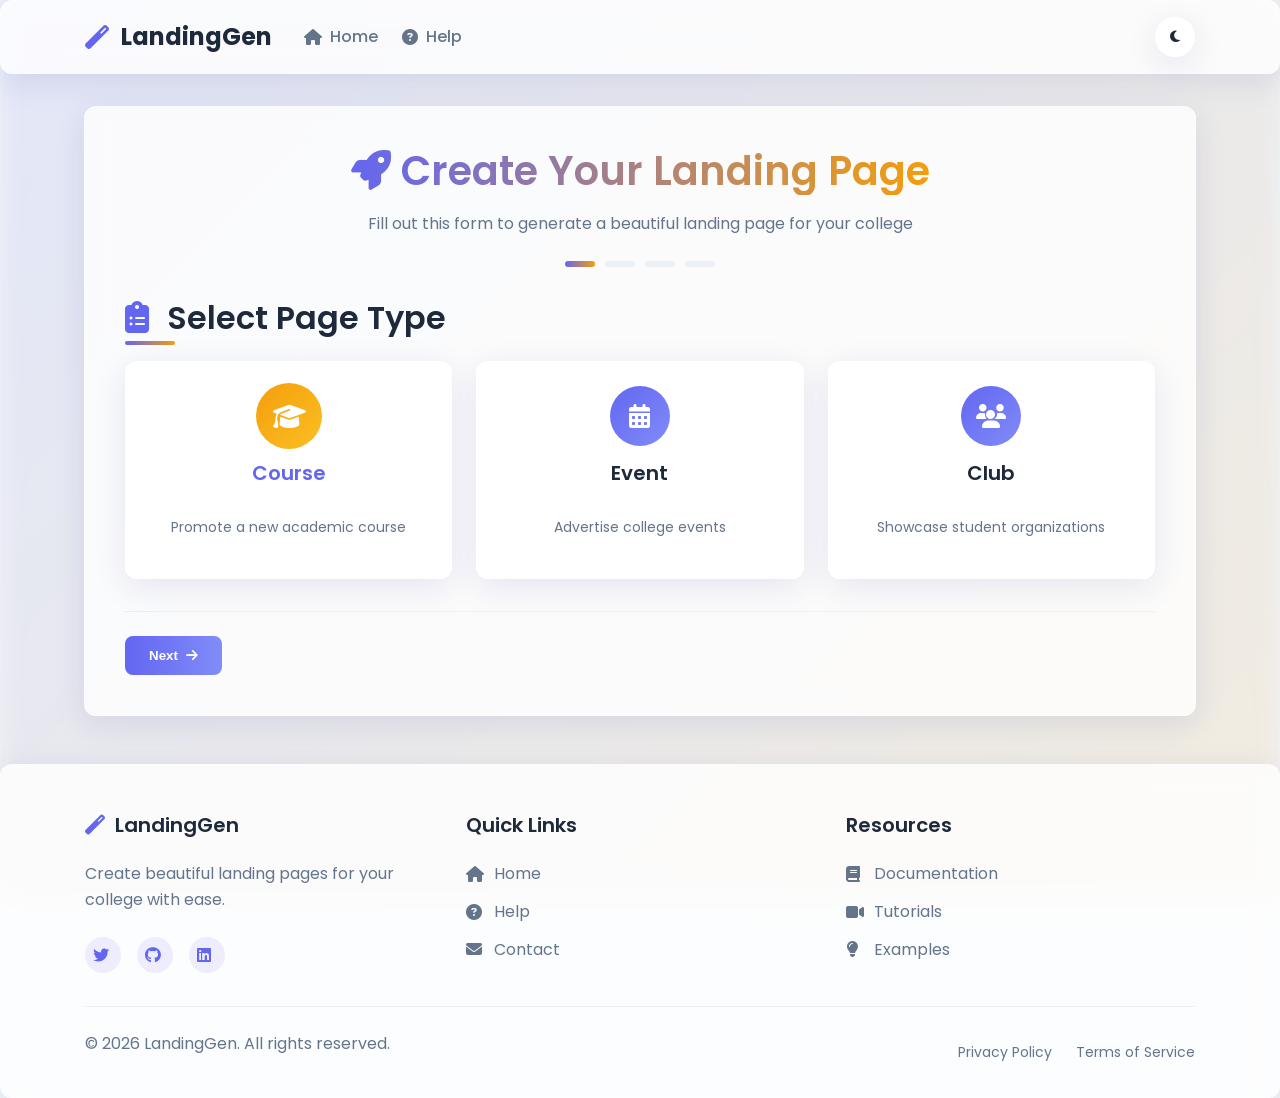
<file: landingPage.html>
<!DOCTYPE html>
<html lang="en" data-theme="light">
<head>
    <meta charset="UTF-8">
    <meta name="viewport" content="width=device-width, initial-scale=1.0">
    <title>College Landing Page Generator</title>
    <link rel="stylesheet" href="assets/css/style.css">
    <link rel="stylesheet" href="assets/css/themes.css">
    <link rel="stylesheet" href="https://cdnjs.cloudflare.com/ajax/libs/font-awesome/6.4.0/css/all.min.css">
    <link href="https://fonts.googleapis.com/css2?family=Poppins:wght@300;400;500;600;700&family=Montserrat:wght@400;500;700&family=Roboto:wght@300;400;500&display=swap" rel="stylesheet">
</head>
<body>
    <div class="background-blur"></div>
    
    <header class="glass">
        <div class="container">
            <div class="header-grid">
                <div class="logo">
                    <i class="fas fa-magic"></i>
                    <span>LandingGen</span>
                </div>
                <nav>
                    <ul>
                        <li><a href="index.html"><i class="fas fa-home"></i> Home</a></li>
                        <li><a href="#"><i class="fas fa-question-circle"></i> Help</a></li>
                    </ul>
                </nav>
                <div class="theme-switcher">
                    <button id="theme-toggle" aria-label="Toggle theme" class="glass">
                        <i class="fas fa-moon"></i>
                    </button>
                </div>
            </div>
        </div>
    </header>

    <main class="container">
        <div class="form-container glass">
            <div class="form-header">
                <h1><i class="fas fa-rocket"></i> Create Your Landing Page</h1>
                <p>Fill out this form to generate a beautiful landing page for your college</p>
                <div class="progress-bar">
                    <div class="progress-step active" data-step="1"></div>
                    <div class="progress-step" data-step="2"></div>
                    <div class="progress-step" data-step="3"></div>
                    <div class="progress-step" data-step="4"></div>
                </div>
            </div>
            
            <form id="landing-form">
                <!-- Step 1 - Page Type -->
                <div class="form-step active" data-step="1">
                    <h2><i class="fas fa-clipboard-list"></i> Select Page Type</h2>
                    <div class="type-selector grid-3">
                        <div class="type-option glass">
                            <input type="radio" id="type-course" name="page-type" value="course" checked>
                            <label for="type-course">
                                <div class="type-icon">
                                    <i class="fas fa-graduation-cap"></i>
                                </div>
                                <h3>Course</h3>
                                <p>Promote a new academic course</p>
                            </label>
                        </div>
                        <div class="type-option glass">
                            <input type="radio" id="type-event" name="page-type" value="event">
                            <label for="type-event">
                                <div class="type-icon">
                                    <i class="fas fa-calendar-alt"></i>
                                </div>
                                <h3>Event</h3>
                                <p>Advertise college events</p>
                            </label>
                        </div>
                        <div class="type-option glass">
                            <input type="radio" id="type-club" name="page-type" value="club">
                            <label for="type-club">
                                <div class="type-icon">
                                    <i class="fas fa-users"></i>
                                </div>
                                <h3>Club</h3>
                                <p>Showcase student organizations</p>
                            </label>
                        </div>
                    </div>
                    <div class="form-navigation">
                        <button type="button" class="btn next-step btn-primary" disabled>Next <i class="fas fa-arrow-right"></i></button>
                    </div>
                </div>

                <!-- Step 2 - Basic Info -->
                <div class="form-step" data-step="2">
                    <h2><i class="fas fa-info-circle"></i> Basic Information</h2>
                    <div class="form-grid">
                        <div class="form-group">
                            <label for="title">Title</label>
                            <div class="input-wrapper glass">
                                <i class="fas fa-heading"></i>
                                <input type="text" id="title" name="title" required placeholder="e.g., Introduction to Computer Science">
                            </div>
                        </div>
                        <div class="form-group">
                            <label for="subtitle">Subtitle</label>
                            <div class="input-wrapper glass">
                                <i class="fas fa-subscript"></i>
                                <input type="text" id="subtitle" name="subtitle" placeholder="Short catchy description">
                            </div>
                        </div>
                        <div class="form-group full-width">
                            <label for="description">Detailed Description</label>
                            <div class="textarea-wrapper glass">
                                <textarea id="description" name="description" rows="5" required></textarea>
                            </div>
                        </div>
                        <div class="form-group">
                            <label for="image-url">Image URL</label>
                            <div class="input-wrapper glass">
                                <i class="fas fa-link"></i>
                                <input type="url" id="image-url" name="image-url" placeholder="https://example.com/image.jpg">
                            </div>
                            <small>Or upload an image below</small>
                        </div>
                        <div class="form-group">
                            <label for="image-upload">Upload Image</label>
                            <div class="file-upload glass">
                                <input type="file" id="image-upload" name="image-upload" accept="image/*">
                                <label for="image-upload">
                                    <i class="fas fa-cloud-upload-alt"></i>
                                    <span>Choose a file</span>
                                </label>
                                <div class="file-preview" id="file-preview"></div>
                            </div>
                        </div>
                    </div>
                    <div class="form-navigation">
                        <button type="button" class="btn prev-step btn-secondary"><i class="fas fa-arrow-left"></i> Previous</button>
                        <button type="button" class="btn next-step btn-primary">Next <i class="fas fa-arrow-right"></i></button>
                    </div>
                </div>

                <!-- Step 3 - Additional Details -->
                <div class="form-step" data-step="3">
                    <h2><i class="fas fa-ellipsis-h"></i> Additional Details</h2>
                    <div id="dynamic-fields" class="dynamic-fields-grid">
                        <!-- Course fields -->
                        <div class="form-group course-field">
                            <label for="duration">Duration</label>
                            <div class="input-wrapper glass">
                                <i class="fas fa-clock"></i>
                                <input type="text" id="duration" name="duration" placeholder="e.g., 12 weeks">
                            </div>
                        </div>
                        <div class="form-group course-field">
                            <label for="instructor">Instructor</label>
                            <div class="input-wrapper glass">
                                <i class="fas fa-chalkboard-teacher"></i>
                                <input type="text" id="instructor" name="instructor" placeholder="Professor name">
                            </div>
                        </div>
                        <div class="form-group course-field">
                            <label for="credits">Credits</label>
                            <div class="input-wrapper glass">
                                <i class="fas fa-award"></i>
                                <input type="number" id="credits" name="credits" placeholder="3">
                            </div>
                        </div>

                        <!-- Event fields -->
                        <div class="form-group event-field" style="display: none;">
                            <label for="event-date">Date</label>
                            <div class="input-wrapper glass">
                                <i class="fas fa-calendar-day"></i>
                                <input type="date" id="event-date" name="event-date">
                            </div>
                        </div>
                        <div class="form-group event-field" style="display: none;">
                            <label for="event-time">Time</label>
                            <div class="input-wrapper glass">
                                <i class="fas fa-clock"></i>
                                <input type="time" id="event-time" name="event-time">
                            </div>
                        </div>
                        <div class="form-group event-field" style="display: none;">
                            <label for="location">Location</label>
                            <div class="input-wrapper glass">
                                <i class="fas fa-map-marker-alt"></i>
                                <input type="text" id="location" name="location" placeholder="Venue">
                            </div>
                        </div>

                        <!-- Club fields -->
                        <div class="form-group club-field" style="display: none;">
                            <label for="meeting-schedule">Meeting Schedule</label>
                            <div class="input-wrapper glass">
                                <i class="fas fa-calendar-week"></i>
                                <input type="text" id="meeting-schedule" name="meeting-schedule" placeholder="e.g., Every Tuesday at 4 PM">
                            </div>
                        </div>
                        <div class="form-group club-field" style="display: none;">
                            <label for="club-leader">Club Leader</label>
                            <div class="input-wrapper glass">
                                <i class="fas fa-user-tie"></i>
                                <input type="text" id="club-leader" name="club-leader" placeholder="Student name">
                            </div>
                        </div>
                        <div class="form-group club-field" style="display: none;">
                            <label for="membership">Membership</label>
                            <div class="select-wrapper glass">
                                <i class="fas fa-user-friends"></i>
                                <select id="membership" name="membership">
                                    <option value="open">Open to all</option>
                                    <option value="application">Application required</option>
                                    <option value="invite">Invite only</option>
                                </select>
                            </div>
                        </div>
                    </div>

                    <div class="form-grid">
                        <div class="form-group">
                            <label for="cta-text">Call-to-Action Button Text</label>
                            <div class="input-wrapper glass">
                                <i class="fas fa-mouse-pointer"></i>
                                <input type="text" id="cta-text" name="cta-text" value="Learn More" required>
                            </div>
                        </div>
                        <div class="form-group">
                            <label for="cta-link">Call-to-Action Link</label>
                            <div class="input-wrapper glass">
                                <i class="fas fa-link"></i>
                                <input type="url" id="cta-link" name="cta-link" placeholder="https://example.com/register">
                            </div>
                        </div>
                    </div>
                    <div class="form-navigation">
                        <button type="button" class="btn prev-step btn-secondary"><i class="fas fa-arrow-left"></i> Previous</button>
                        <button type="button" class="btn next-step btn-primary">Next <i class="fas fa-arrow-right"></i></button>
                    </div>
                </div>

                <!-- Step 4 - Customization -->
                <div class="form-step" data-step="4">
                    <h2><i class="fas fa-paint-brush"></i> Customization</h2>
                    <div class="form-grid">
                        <div class="form-group">
                            <label for="primary-color">Primary Color</label>
                            <div class="color-picker glass">
                                <input type="color" id="primary-color" name="primary-color" value="#6366f1">
                                <span>#6366f1</span>
                            </div>
                        </div>
                        <div class="form-group">
                            <label for="secondary-color">Secondary Color</label>
                            <div class="color-picker glass">
                                <input type="color" id="secondary-color" name="secondary-color" value="#f59e0b">
                                <span>#f59e0b</span>
                            </div>
                        </div>
                        <div class="form-group">
                            <label for="font-family">Font Family</label>
                            <div class="select-wrapper glass">
                                <i class="fas fa-font"></i>
                                <select id="font-family" name="font-family">
                                    <option value="'Poppins', sans-serif">Poppins (Modern)</option>
                                    <option value="'Montserrat', sans-serif">Montserrat (Bold)</option>
                                    <option value="'Roboto', sans-serif">Roboto (Clean)</option>
                                </select>
                            </div>
                        </div>
                        <div class="form-group full-width">
                            <div class="checkbox-group grid-2">
                                <label class="checkbox-option glass">
                                    <input type="checkbox" id="enable-testimonials" name="enable-testimonials">
                                    <span class="checkmark"></span>
                                    <div>
                                        <h4>Include Testimonials</h4>
                                        <p>Add a section with student feedback</p>
                                    </div>
                                </label>
                                <label class="checkbox-option glass">
                                    <input type="checkbox" id="enable-faq" name="enable-faq">
                                    <span class="checkmark"></span>
                                    <div>
                                        <h4>Include FAQ</h4>
                                        <p>Add frequently asked questions</p>
                                    </div>
                                </label>
                            </div>
                        </div>
                    </div>
                    <div class="form-navigation">
                        <button type="button" class="btn prev-step btn-secondary"><i class="fas fa-arrow-left"></i> Previous</button>
                        <button type="button" id="generate-btn" class="btn btn-primary"><i class="fas fa-magic"></i> Generate Landing Page</button>
                    </div>
                </div>
            </form>
        </div>
    </main>

    <footer class="glass">
        <div class="container">
            <div class="footer-grid">
                <div class="footer-col">
                    <h3><i class="fas fa-magic"></i> LandingGen</h3>
                    <p>Create beautiful landing pages for your college with ease.</p>
                    <div class="social-links">
                        <a href="#"><i class="fab fa-twitter"></i></a>
                        <a href="#"><i class="fab fa-github"></i></a>
                        <a href="#"><i class="fab fa-linkedin"></i></a>
                    </div>
                </div>
                <div class="footer-col">
                    <h3>Quick Links</h3>
                    <ul>
                        <li><a href="#"><i class="fas fa-home"></i> Home</a></li>
                        <li><a href="#"><i class="fas fa-question-circle"></i> Help</a></li>
                        <li><a href="#"><i class="fas fa-envelope"></i> Contact</a></li>
                    </ul>
                </div>
                <div class="footer-col">
                    <h3>Resources</h3>
                    <ul>
                        <li><a href="#"><i class="fas fa-book"></i> Documentation</a></li>
                        <li><a href="#"><i class="fas fa-video"></i> Tutorials</a></li>
                        <li><a href="#"><i class="fas fa-lightbulb"></i> Examples</a></li>
                    </ul>
                </div>
            </div>
            <div class="footer-bottom">
                <p>&copy; <span id="year"></span> LandingGen. All rights reserved.</p>
                <div class="footer-links">
                    <a href="#">Privacy Policy</a>
                    <a href="#">Terms of Service</a>
                </div>
            </div>
        </div>
    </footer>

    <script src="assets/js/theme.js"></script>
    <script src="assets/js/main.js"></script>
</body>
</html>
</file>
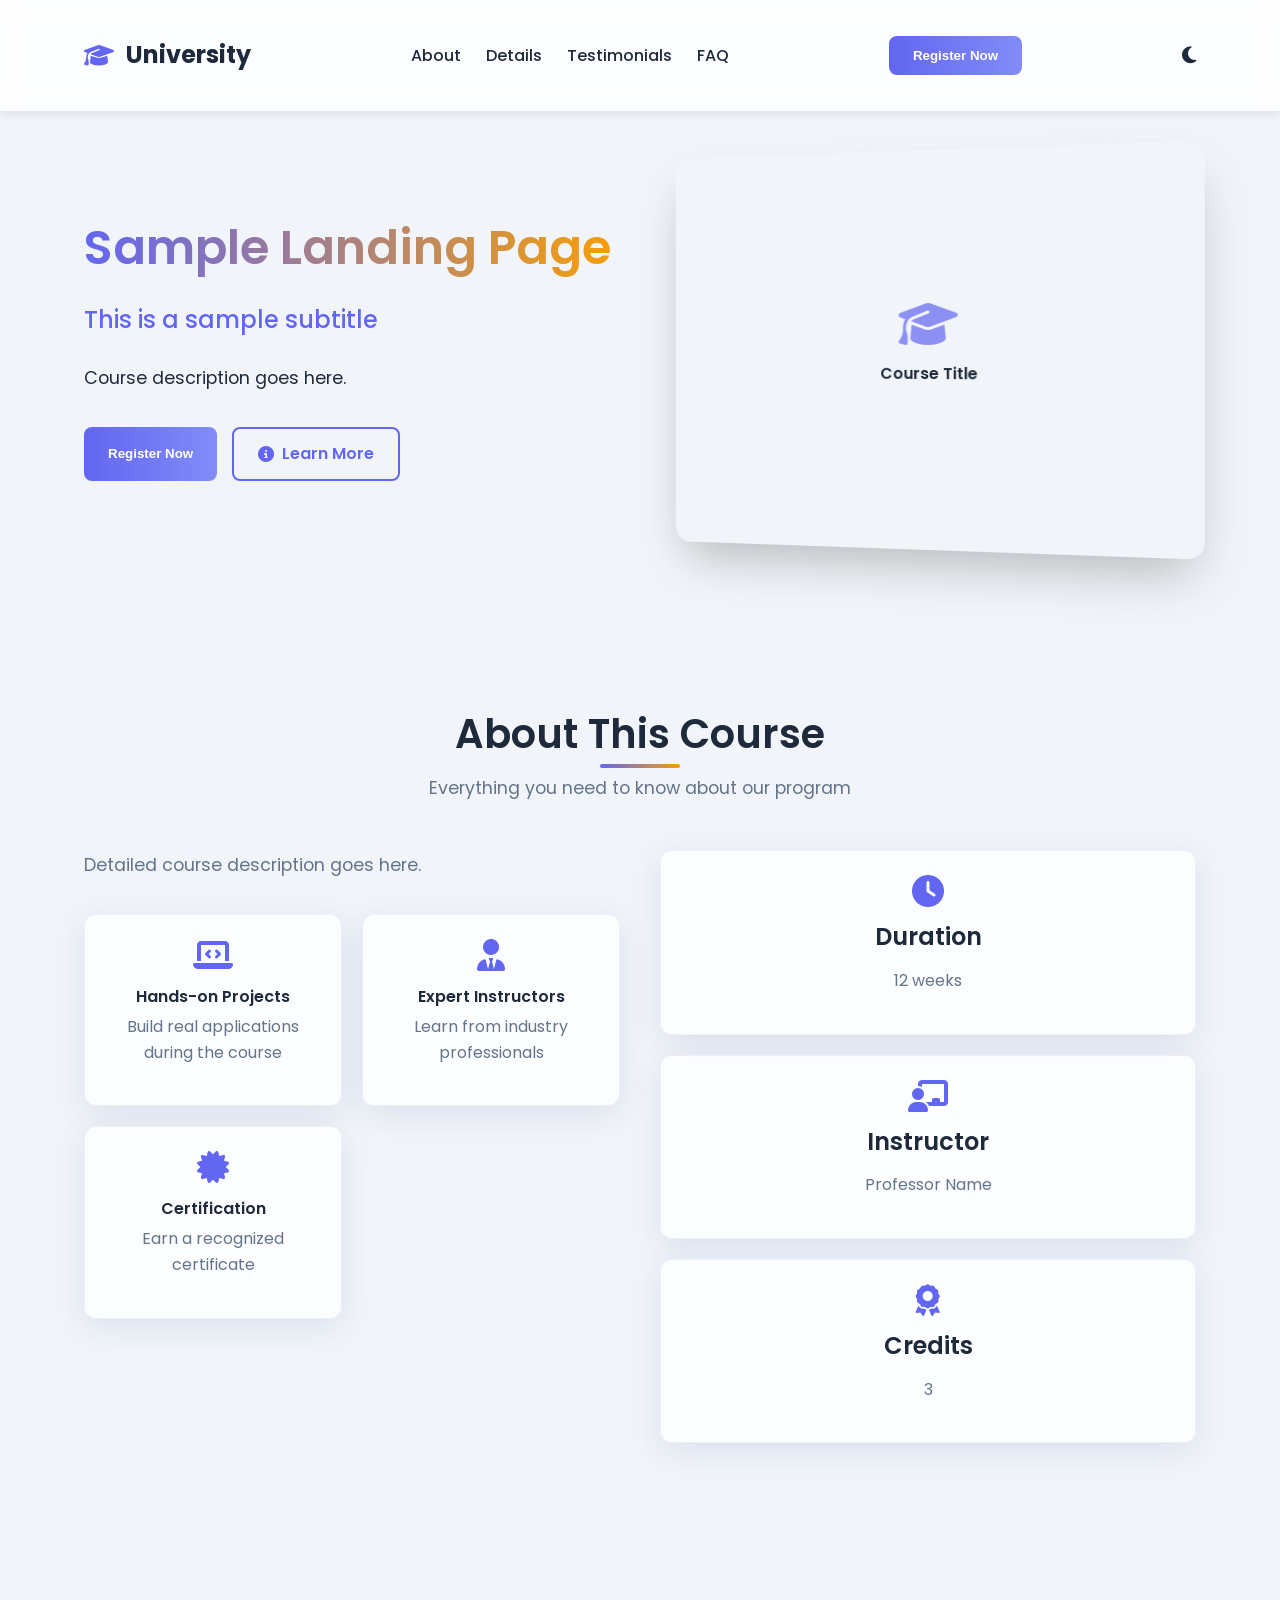
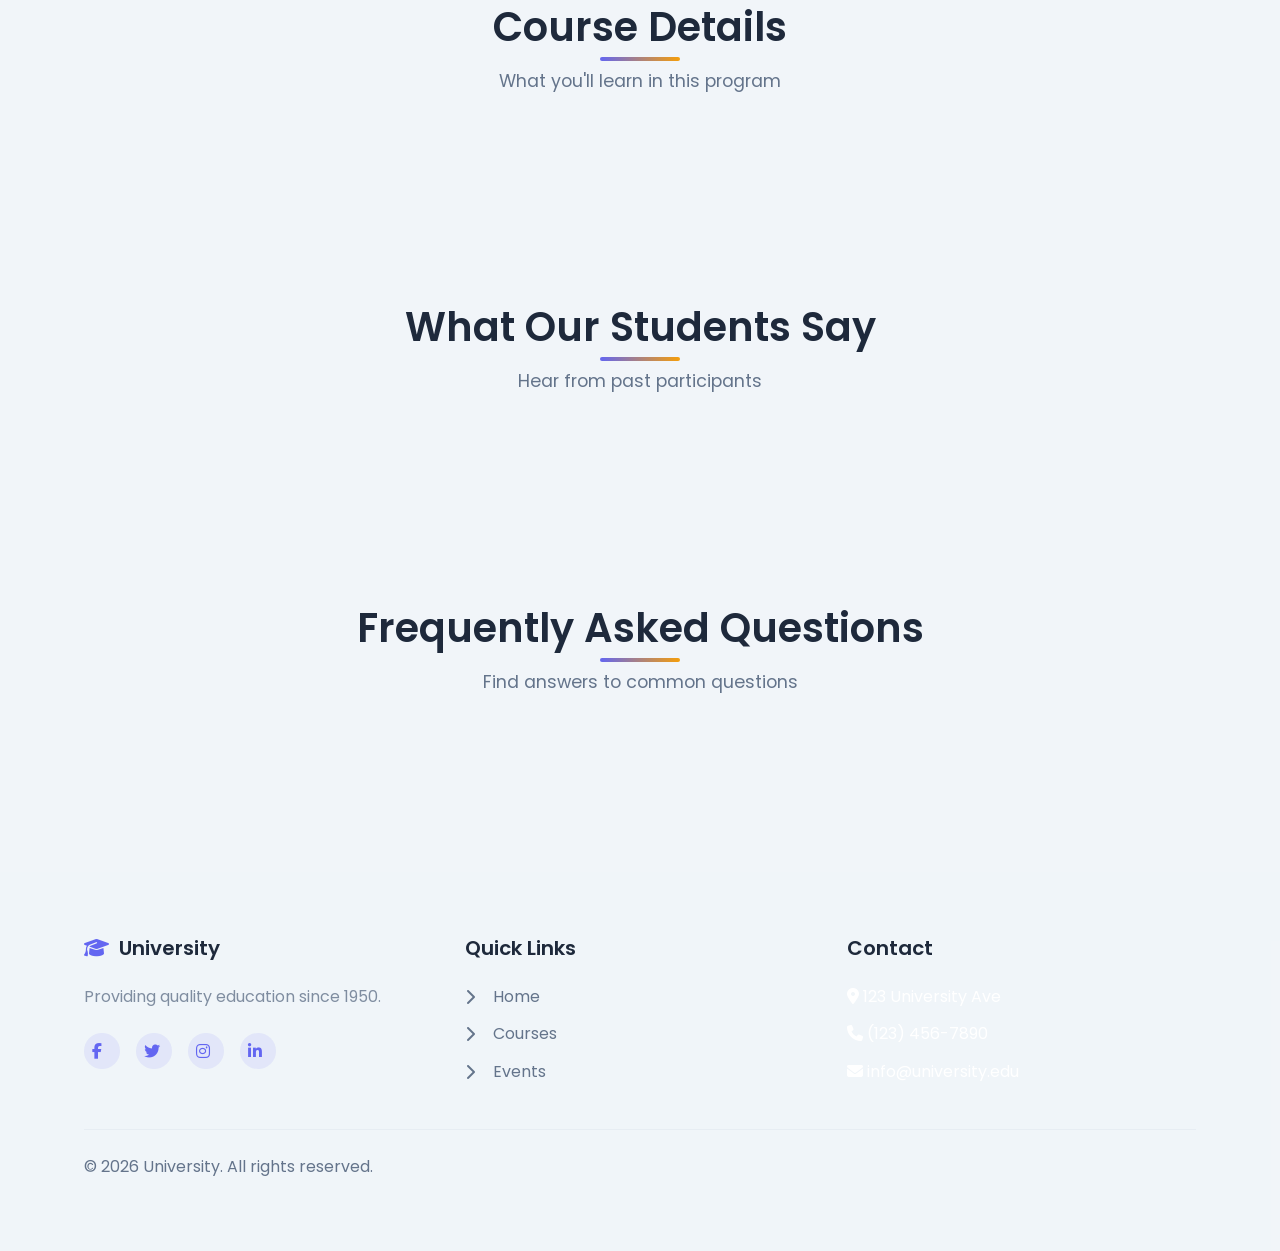
<file: preview.html>
<!DOCTYPE html>
<html lang="en" data-theme="light">

<head>
    <meta charset="UTF-8">
    <meta name="viewport" content="width=device-width, initial-scale=1.0">
    <title>Course Landing Page</title>
    <link rel="stylesheet" href="https://cdnjs.cloudflare.com/ajax/libs/font-awesome/6.4.0/css/all.min.css">
    <link href="https://fonts.googleapis.com/css2?family=Poppins:wght@300;400;500;600;700&display=swap"
        rel="stylesheet">
    <link rel="stylesheet" href="assets/css/preview.css">
    <link rel="stylesheet" href="assets/css/style.css">
    <style id="dynamic-styles"></style>
</head>

<body>
    <header class="preview-header">
        <div class="container">
            <div class="header-content">
                <div class="logo">
                    <i class="fas fa-graduation-cap"></i>
                    <span>University</span>
                </div>
                <nav class="main-nav">
                    <ul>
                        <li><a href="#about">About</a></li>
                        <li><a href="#details">Details</a></li>
                        <li><a href="#testimonials">Testimonials</a></li>
                        <li><a href="#faq">FAQ</a></li>
                    </ul>
                </nav>
                <div class="header-actions">
                
                    <button class="cta-button" id="main-cta">Register Now</button>
                    <button class="mobile-menu-toggle">
                        <i class="fas fa-bars"></i>
                    </button>
                </div>
            </div>
        </div>
    </header>

    <main>
        <section class="hero-section">
            <div class="container">
                <div class="hero-grid">
                    <div class="hero-content">
                        <h1 class="hero-title" id="page-title">Course Title</h1>
                        <p class="hero-subtitle" id="page-subtitle">Course Subtitle</p>
                        <p class="hero-description" id="page-description">Course description goes here.</p>
                        <div class="hero-cta">
                            <button class="cta-button">Register Now</button>
                            <a href="#details" class="secondary-button">
                                <i class="fas fa-info-circle"></i> Learn More
                            </a>
                        </div>
                    </div>
                    <div class="hero-image-container">
                        <div class="hero-image-wrapper">
                            <img id="page-image" style="display:none;" alt="Course Image">
                            <!-- Placeholder will be inserted here by JS if no image -->
                        </div>
                    </div>
                </div>
            </div>
        </section>

        <section id="about" class="section">
            <div class="container">
                <div class="section-header">
                    <h2>About This <span id="page-type-label">Course</span></h2>
                    <p class="section-subtitle">Everything you need to know about our program</p>
                </div>
                <div class="about-grid">
                    <div class="about-content">
                        <p class="about-text" id="page-full-description">Detailed course description goes here.</p>
                        <div class="about-highlights">
                            <div class="highlight-card">
                                <i class="fas fa-laptop-code"></i>
                                <h4>Hands-on Projects</h4>
                                <p>Build real applications during the course</p>
                            </div>
                            <div class="highlight-card">
                                <i class="fas fa-user-tie"></i>
                                <h4>Expert Instructors</h4>
                                <p>Learn from industry professionals</p>
                            </div>
                            <div class="highlight-card">
                                <i class="fas fa-certificate"></i>
                                <h4>Certification</h4>
                                <p>Earn a recognized certificate</p>
                            </div>
                        </div>
                    </div>
                    <div class="about-details">
                        <div class="detail-card">
                            <i class="fas fa-clock"></i>
                            <h3>Duration</h3>
                            <p id="duration-value">12 weeks</p>
                        </div>
                        <div class="detail-card">
                            <i class="fas fa-chalkboard-teacher"></i>
                            <h3>Instructor</h3>
                            <p id="instructor-value">Professor Name</p>
                        </div>
                        <div class="detail-card">
                            <i class="fas fa-award"></i>
                            <h3>Credits</h3>
                            <p id="credits-value">3</p>
                        </div>
                    </div>
                </div>
            </div>
        </section>

        <section id="details" class="section">
            <div class="container">
                <div class="section-header">
                    <h2><span id="page-type-label-2">Course</span> Details</h2>
                    <p class="section-subtitle">What you'll learn in this program</p>
                </div>
                <div class="details-content" id="dynamic-details">
                    <!-- Dynamic content will be inserted here -->
                </div>
            </div>
        </section>

        <section id="testimonials" class="section">
            <div class="container">
                <div class="section-header">
                    <h2>What Our Students Say</h2>
                    <p class="section-subtitle">Hear from past participants</p>
                </div>
                <div class="testimonials-container">
                    <!-- Testimonial cards will be inserted here -->
                </div>
            </div>
        </section>

        <section id="faq" class="section">
            <div class="container">
                <div class="section-header">
                    <h2>Frequently Asked Questions</h2>
                    <p class="section-subtitle">Find answers to common questions</p>
                </div>
                <div class="faq-container">
                    <!-- FAQ items will be inserted here -->
                </div>
            </div>
        </section>
    </main>

    <footer class="preview-footer">
        <div class="container">
            <div class="footer-grid">
                <div class="footer-col">
                    <h3><i class="fas fa-graduation-cap"></i> University</h3>
                    <p>Providing quality education since 1950.</p>
                    <div class="social-links">
                        <a href="#"><i class="fab fa-facebook-f"></i></a>
                        <a href="#"><i class="fab fa-twitter"></i></a>
                        <a href="#"><i class="fab fa-instagram"></i></a>
                        <a href="#"><i class="fab fa-linkedin-in"></i></a>
                    </div>
                </div>
                <div class="footer-col">
                    <h3>Quick Links</h3>
                    <ul>
                        <li><a href="#"><i class="fas fa-chevron-right"></i> Home</a></li>
                        <li><a href="#"><i class="fas fa-chevron-right"></i> Courses</a></li>
                        <li><a href="#"><i class="fas fa-chevron-right"></i> Events</a></li>
                    </ul>
                </div>
                <div class="footer-col">
                    <h3>Contact</h3>
                    <ul>
                        <li><i class="fas fa-map-marker-alt"></i> 123 University Ave</li>
                        <li><i class="fas fa-phone"></i> (123) 456-7890</li>
                        <li><i class="fas fa-envelope"></i> info@university.edu</li>
                    </ul>
                </div>
            </div>
            <div class="footer-bottom">
                <p>&copy; <span id="footer-year"></span> University. All rights reserved.</p>
            </div>
        </div>
    </footer>

    <script src="assets/js/preview.js"></script>
</body>

</html>
</file>
<file: assets/css/style.css>
/* Modern CSS with Glass Morphism and Animations */
:root {
    /* Light Theme */
    --primary-color: #6366f1;
    --primary-light: #818cf8;
    --secondary-color: #f59e0b;
    --secondary-light: #fbbf24;
    --text-color: #1e293b;
    --text-light: #64748b;
    --bg-color: #f1f5f9;
    --bg-light: #ffffff;
    --card-bg: rgba(255, 255, 255, 0.8);
    --header-bg: rgba(255, 255, 255, 0.8);
    --footer-bg: rgba(241, 245, 249, 0.8);
    --border-color: rgba(226, 232, 240, 0.6);
    --shadow: 0 8px 32px rgba(31, 38, 135, 0.1);
    --transition: all 0.3s cubic-bezier(0.4, 0, 0.2, 1);
    --blur: blur(12px);
    --glass-border: 1px solid rgba(255, 255, 255, 0.18);
}

[data-theme="dark"] {
    --primary-color: #818cf8;
    --primary-light: #a5b4fc;
    --secondary-color: #fbbf24;
    --secondary-light: #fcd34d;
    --text-color: #f8fafc;
    --text-light: #94a3b8;
    --bg-color: #0f172a;
    --bg-light: #1e293b;
    --card-bg: rgba(30, 41, 59, 0.8);
    --header-bg: rgba(15, 23, 42, 0.8);
    --footer-bg: rgba(15, 23, 42, 0.8);
    --border-color: rgba(100, 116, 139, 0.3);
    --shadow: 0 8px 32px rgba(0, 0, 0, 0.3);
}

/* Base Styles */
* {
    margin: 0;
    padding: 0;
    box-sizing: border-box;
}

body {
    font-family: 'Poppins', sans-serif;
    color: var(--text-color);
    background-color: var(--bg-color);
    line-height: 1.6;
    transition: var(--transition);
    min-height: 100vh;
    position: relative;
    overflow-x: hidden;
}

.container {
    width: 90%;
    max-width: 1200px;
    margin: 0 auto;
    padding: 0 20px;
}

/* Background Blur Effect */
.background-blur {
    position: fixed;
    top: 0;
    left: 0;
    width: 100%;
    height: 100%;
    background: linear-gradient(135deg, var(--primary-color) 0%, var(--secondary-color) 100%);
    opacity: 0.1;
    z-index: -1;
    filter: var(--blur);
}

/* Glass Morphism Effect */
.glass {
    background: var(--card-bg);
    backdrop-filter: var(--blur);
    -webkit-backdrop-filter: var(--blur);
    border-radius: 12px;
    box-shadow: var(--shadow);
    border: var(--glass-border);
    transition: var(--transition);
}

.glass:hover {
    transform: translateY(-5px);
    box-shadow: 0 12px 24px rgba(31, 38, 135, 0.2);
}

/* Typography */
h1, h2, h3, h4 {
    margin-bottom: 1rem;
    line-height: 1.2;
    font-weight: 600;
    color: var(--text-color);
}

h1 {
    font-size: 2.5rem;
    background: linear-gradient(to right, var(--primary-color), var(--secondary-color));
    -webkit-background-clip: text;
    background-clip: text;
    color: transparent;
    display: inline-block;
}

h2 {
    font-size: 2rem;
    margin-bottom: 1.5rem;
    position: relative;
    display: inline-block;
}

h2 i {
    margin-right: 10px;
    color: var(--primary-color);
}

h2::after {
    content: '';
    position: absolute;
    bottom: -8px;
    left: 0;
    width: 50px;
    height: 4px;
    background: linear-gradient(to right, var(--primary-color), var(--secondary-color));
    border-radius: 2px;
}

h3 {
    font-size: 1.5rem;
}

p {
    margin-bottom: 1rem;
    color: var(--text-light);
}

a {
    text-decoration: none;
    color: var(--primary-color);
    transition: var(--transition);
}

a:hover {
    color: var(--primary-light);
    text-decoration: underline;
}

/* Buttons */
.btn {
    display: inline-flex;
    align-items: center;
    justify-content: center;
    padding: 12px 24px;
    border: none;
    border-radius: 8px;
    cursor: pointer;
    font-weight: 600;
    transition: var(--transition);
    text-align: center;
    gap: 8px;
}

.btn-primary {
    background: linear-gradient(to right, var(--primary-color), var(--primary-light));
    color: white;
}

.btn-primary:hover {
    background: linear-gradient(to right, var(--primary-light), var(--primary-color));
    transform: translateY(-3px);
    box-shadow: 0 10px 20px rgba(99, 102, 241, 0.3);
}

.btn-secondary {
    background: transparent;
    color: var(--primary-color);
    border: 2px solid var(--primary-color);
}

.btn-secondary:hover {
    background: rgba(99, 102, 241, 0.1);
    transform: translateY(-3px);
}

/* Form Styles */
.form-container {
    padding: 2.5rem;
    margin: 2rem 0;
    position: relative;
    overflow: hidden;
}

.form-container::before {
    content: '';
    position: absolute;
    top: -50%;
    right: -50%;
    width: 200px;
    height: 200px;
    background: radial-gradient(circle, var(--primary-color) 0%, transparent 70%);
    opacity: 0.1;
    z-index: -1;
}

.form-container::after {
    content: '';
    position: absolute;
    bottom: -50%;
    left: -50%;
    width: 200px;
    height: 200px;
    background: radial-gradient(circle, var(--secondary-color) 0%, transparent 70%);
    opacity: 0.1;
    z-index: -1;
}

.form-header {
    text-align: center;
    margin-bottom: 2rem;
}

.form-header p {
    color: var(--text-light);
    max-width: 700px;
    margin: 0 auto 1.5rem;
}

.progress-bar {
    display: flex;
    justify-content: center;
    gap: 10px;
    margin-top: 1.5rem;
}

.progress-step {
    width: 30px;
    height: 6px;
    background-color: var(--border-color);
    border-radius: 3px;
    transition: var(--transition);
}

.progress-step.active {
    background: linear-gradient(to right, var(--primary-color), var(--secondary-color));
}

.form-step {
    display: none;
    animation: fadeIn 0.5s ease;
}

.form-step.active {
    display: block;
}

@keyframes fadeIn {
    from { opacity: 0; transform: translateY(20px); }
    to { opacity: 1; transform: translateY(0); }
}

/* Grid System */
.form-grid {
    display: grid;
    grid-template-columns: repeat(auto-fit, minmax(300px, 1fr));
    gap: 1.5rem;
    margin-bottom: 1.5rem;
}

.dynamic-fields-grid {
    display: grid;
    grid-template-columns: repeat(auto-fit, minmax(300px, 1fr));
    gap: 1.5rem;
    margin-bottom: 1.5rem;
}

.grid-2 {
    display: grid;
    grid-template-columns: repeat(auto-fit, minmax(250px, 1fr));
    gap: 1rem;
}

.grid-3 {
    display: grid;
    grid-template-columns: repeat(auto-fit, minmax(250px, 1fr));
    gap: 1.5rem;
}

.full-width {
    grid-column: 1 / -1;
}

/* Form Groups */
.form-group {
    margin-bottom: 1.5rem;
}

.form-group label {
    display: block;
    margin-bottom: 0.75rem;
    font-weight: 500;
    color: var(--text-color);
}

/* Input Wrapper */
.input-wrapper, .textarea-wrapper, .select-wrapper {
    position: relative;
    transition: var(--transition);
}

.input-wrapper i, .select-wrapper i {
    position: absolute;
    left: 15px;
    top: 50%;
    transform: translateY(-50%);
    color: var(--primary-color);
    z-index: 1;
}

.input-wrapper input, .select-wrapper select {
    width: 100%;
    padding: 12px 15px 12px 45px;
    border: none;
    border-radius: 8px;
    font-family: inherit;
    transition: var(--transition);
    background-color: rgba(255, 255, 255, 0.1);
    color: var(--text-color);
    box-shadow: 0 2px 4px rgba(0, 0, 0, 0.05);
}

.input-wrapper input:focus, .select-wrapper select:focus {
    outline: none;
    box-shadow: 0 0 0 3px rgba(99, 102, 241, 0.3);
}

.textarea-wrapper textarea {
    width: 100%;
    padding: 15px;
    border: none;
    border-radius: 8px;
    font-family: inherit;
    transition: var(--transition);
    background-color: rgba(255, 255, 255, 0.1);
    color: var(--text-color);
    box-shadow: 0 2px 4px rgba(0, 0, 0, 0.05);
    resize: vertical;
    min-height: 120px;
}

.textarea-wrapper textarea:focus {
    outline: none;
    box-shadow: 0 0 0 3px rgba(99, 102, 241, 0.3);
}

/* File Upload */
.file-upload {
    position: relative;
    overflow: hidden;
    padding: 2rem;
    text-align: center;
    cursor: pointer;
    transition: var(--transition);
}

.file-upload input[type="file"] {
    position: absolute;
    left: 0;
    top: 0;
    opacity: 0;
    width: 100%;
    height: 100%;
    cursor: pointer;
}

.file-upload label {
    display: flex;
    flex-direction: column;
    align-items: center;
    gap: 10px;
    cursor: pointer;
}

.file-upload i {
    font-size: 2rem;
    color: var(--primary-color);
}

.file-upload span {
    color: var(--text-light);
    font-weight: 500;
}

.file-preview {
    margin-top: 1rem;
    display: none;
}

.file-preview img {
    max-width: 100%;
    max-height: 150px;
    border-radius: 8px;
    object-fit: cover;
}

/* Color Picker */
.color-picker {
    display: flex;
    align-items: center;
    gap: 10px;
    padding: 10px 15px;
}

.color-picker input[type="color"] {
    width: 40px;
    height: 40px;
    border: none;
    border-radius: 8px;
    cursor: pointer;
    background: transparent;
}

.color-picker input[type="color"]::-webkit-color-swatch {
    border-radius: 6px;
    border: 2px solid var(--border-color);
}

.color-picker span {
    font-family: monospace;
    color: var(--text-light);
}

/* Checkbox Group */
.checkbox-option {
    display: flex;
    align-items: center;
    gap: 15px;
    padding: 15px;
    cursor: pointer;
    border-radius: 8px;
}

.checkbox-option input {
    position: absolute;
    opacity: 0;
    cursor: pointer;
}

.checkmark {
    position: relative;
    height: 20px;
    width: 20px;
    background-color: transparent;
    border: 2px solid var(--primary-color);
    border-radius: 5px;
    transition: var(--transition);
}

.checkbox-option input:checked ~ .checkmark {
    background-color: var(--primary-color);
}

.checkmark:after {
    content: "";
    position: absolute;
    display: none;
    left: 6px;
    top: 2px;
    width: 5px;
    height: 10px;
    border: solid white;
    border-width: 0 2px 2px 0;
    transform: rotate(45deg);
}

.checkbox-option input:checked ~ .checkmark:after {
    display: block;
}

.checkbox-option h4 {
    margin-bottom: 0.25rem;
    font-size: 1rem;
}

.checkbox-option p {
    font-size: 0.875rem;
    margin-bottom: 0;
    color: var(--text-light);
}

/* Type Selector */
.type-option {
    transition: var(--transition);
    padding: 1.5rem;
    text-align: center;
}

.type-option input[type="radio"] {
    display: none;
}

.type-option label {
    display: flex;
    flex-direction: column;
    align-items: center;
    gap: 15px;
    cursor: pointer;
}

.type-icon {
    width: 60px;
    height: 60px;
    display: flex;
    align-items: center;
    justify-content: center;
    background: linear-gradient(to bottom right, var(--primary-color), var(--primary-light));
    color: white;
    border-radius: 50%;
    font-size: 1.5rem;
    transition: var(--transition);
}

.type-option h3 {
    font-size: 1.25rem;
    color: var(--text-color);
}

.type-option p {
    font-size: 0.875rem;
    color: var(--text-light);
}

.type-option input[type="radio"]:checked + label .type-icon {
    background: linear-gradient(to bottom right, var(--secondary-color), var(--secondary-light));
    transform: scale(1.1);
}

.type-option input[type="radio"]:checked + label h3 {
    color: var(--primary-color);
}

/* Form Navigation */
.form-navigation {
    display: flex;
    justify-content: space-between;
    margin-top: 2rem;
    padding-top: 1.5rem;
    border-top: 1px solid var(--border-color);
}

/* Header */
header {
    padding: 1rem 0;
    position: sticky;
    top: 0;
    z-index: 100;
    margin-bottom: 1rem;
}

.header-grid {
    display: grid;
    grid-template-columns: auto 1fr auto;
    align-items: center;
    gap: 2rem;
}

.logo {
    display: flex;
    align-items: center;
    gap: 0.75rem;
    font-size: 1.5rem;
    font-weight: 700;
    color: var(--text-color);
}

.logo i {
    color: var(--primary-color);
}

nav ul {
    display: flex;
    list-style: none;
    gap: 1.5rem;
}

nav a {
    display: flex;
    align-items: center;
    gap: 8px;
    font-weight: 500;
    color: var(--text-light);
}

nav a:hover {
    color: var(--primary-color);
    text-decoration: none;
}

nav a i {
    font-size: 1rem;
}

.theme-switcher button {
    width: 40px;
    height: 40px;
    display: flex;
    align-items: center;
    justify-content: center;
    border-radius: 50%;
    color: var(--text-color);
    transition: var(--transition);
}

.theme-switcher button:hover {
    color: var(--primary-color);
    transform: rotate(30deg);
}

/* Footer */
footer {
    padding: 3rem 0 0;
    margin-top: 3rem;
}

.footer-grid {
    display: grid;
    grid-template-columns: repeat(auto-fit, minmax(250px, 1fr));
    gap: 2rem;
    margin-bottom: 2rem;
}

.footer-col h3 {
    font-size: 1.25rem;
    margin-bottom: 1.5rem;
    display: flex;
    align-items: center;
    gap: 10px;
}

.footer-col h3 i {
    color: var(--primary-color);
}

.footer-col p {
    margin-bottom: 1.5rem;
}

.footer-col ul {
    list-style: none;
}

.footer-col li {
    margin-bottom: 0.75rem;
}

.footer-col a {
    display: flex;
    align-items: center;
    gap: 8px;
    color: var(--text-light);
}

.footer-col a:hover {
    color: var(--primary-color);
    text-decoration: none;
}

.footer-col a i {
    font-size: 1rem;
    width: 20px;
}

.social-links {
    display: flex;
    gap: 1rem;
    margin-top: 1.5rem;
}

.social-links a {
    width: 36px;
    height: 36px;
    display: flex;
    align-items: center;
    justify-content: center;
    background-color: rgba(99, 102, 241, 0.1);
    color: var(--primary-color);
    border-radius: 50%;
    transition: var(--transition);
}

.social-links a:hover {
    background-color: var(--primary-color);
    color: white;
    transform: translateY(-3px);
}

.footer-bottom {
    padding: 1.5rem 0;
    border-top: 1px solid var(--border-color);
    display: flex;
    justify-content: space-between;
    align-items: center;
    flex-wrap: wrap;
    gap: 1rem;
}

.footer-links {
    display: flex;
    gap: 1.5rem;
}

.footer-links a {
    color: var(--text-light);
    font-size: 0.875rem;
}

.footer-links a:hover {
    color: var(--primary-color);
}

/* Responsive */
@media (max-width: 992px) {
    .header-grid {
        grid-template-columns: auto auto;
        justify-content: space-between;
    }
    
    nav {
        order: 3;
        grid-column: 1 / -1;
    }
    
    nav ul {
        justify-content: center;
    }
}

@media (max-width: 768px) {
    h1 {
        font-size: 2rem;
    }
    
    h2 {
        font-size: 1.75rem;
    }
    
    .form-container {
        padding: 1.5rem;
    }
    
    .form-grid, .dynamic-fields-grid {
        grid-template-columns: 1fr;
    }
    
    .footer-bottom {
        flex-direction: column;
        text-align: center;
    }
    
    .footer-links {
        justify-content: center;
    }
}

@media (max-width: 576px) {
    .type-selector {
        grid-template-columns: 1fr;
    }
    
    .form-navigation {
        flex-direction: column;
        gap: 1rem;
    }
    
    .btn {
        width: 100%;
    }
}


/* Enhanced Checkbox Styles */
.checkbox-option {
    display: flex;
    align-items: flex-start;
    gap: 15px;
    padding: 15px;
    cursor: pointer;
    border-radius: 12px;
    transition: var(--transition);
    background: rgba(255, 255, 255, 0.05);
    border: 1px solid var(--border-color);
}

.checkbox-option:hover {
    background: rgba(99, 102, 241, 0.1);
    border-color: var(--primary-color);
}

.checkbox-option input {
    position: absolute;
    opacity: 0;
    cursor: pointer;
}

.checkmark {
    position: relative;
    min-width: 22px;
    height: 22px;
    background-color: transparent;
    border: 2px solid var(--primary-color);
    border-radius: 6px;
    transition: var(--transition);
    display: flex;
    align-items: center;
    justify-content: center;
    margin-top: 3px;
}

.checkbox-option input:checked ~ .checkmark {
    background-color: var(--primary-color);
}

.checkmark:after {
    content: "\f00c";
    font-family: "Font Awesome 6 Free";
    font-weight: 900;
    color: white;
    font-size: 12px;
    display: none;
}

.checkbox-option input:checked ~ .checkmark:after {
    display: block;
}

.checkbox-content {
    flex: 1;
}

.checkbox-option h4 {
    margin-bottom: 0.25rem;
    font-size: 1rem;
    color: var(--text-color);
}

.checkbox-option p {
    font-size: 0.875rem;
    margin-bottom: 0;
    color: var(--text-light);
    line-height: 1.5;
}

/* ======================
   Preview Page Styles 
   ====================== */

/* Image Placeholder Styles */
.image-placeholder {
    width: 100%;
    height: 100%;
    display: flex;
    align-items: center;
    justify-content: center;
    background: linear-gradient(135deg, var(--primary-color)20, var(--secondary-color)20);
    color: var(--primary-color);
    border-radius: 16px;
}

.image-placeholder i {
    font-size: 3rem;
    opacity: 0.7;
}

/* Hero Section Enhancements */
.hero {
    position: relative;
    padding: 6rem 0;
    overflow: hidden;
}

.hero::before {
    content: '';
    position: absolute;
    top: 0;
    left: 0;
    width: 100%;
    height: 100%;
    background: linear-gradient(135deg, var(--primary-color)10, var(--secondary-color)10);
    z-index: -1;
}

.hero-content {
    position: relative;
    z-index: 2;
}

.hero-image-wrapper {
    position: relative;
    height: 400px;
    border-radius: 16px;
    overflow: hidden;
    box-shadow: 0 25px 50px -12px rgba(0, 0, 0, 0.25);
    transform: perspective(1000px) rotateY(-10deg);
    transition: transform 0.5s ease, box-shadow 0.5s ease;
}

.hero-image-wrapper:hover {
    transform: perspective(1000px) rotateY(0);
    box-shadow: 0 35px 60px -15px rgba(0, 0, 0, 0.3);
}

/* Card Styles */
.card {
    background: var(--card-bg);
    backdrop-filter: var(--blur);
    -webkit-backdrop-filter: var(--blur);
    border-radius: 16px;
    box-shadow: var(--shadow);
    border: var(--glass-border);
    transition: all 0.3s ease;
    overflow: hidden;
}

.card:hover {
    transform: translateY(-5px);
    box-shadow: 0 20px 25px -5px rgba(0, 0, 0, 0.1), 0 10px 10px -5px rgba(0, 0, 0, 0.04);
}

/* Testimonial Cards */
.testimonial-card {
    position: relative;
    padding: 2.5rem;
}

.testimonial-card::before {
    content: '\201C';
    position: absolute;
    top: 1rem;
    left: 1rem;
    font-size: 5rem;
    color: rgba(var(--primary-color-rgb), 0.1);
    font-family: serif;
    line-height: 1;
}

/* FAQ Improvements */
.faq-item {
    margin-bottom: 1rem;
    border-radius: 12px;
}

.faq-question {
    width: 100%;
    padding: 1.5rem;
    text-align: left;
    display: flex;
    justify-content: space-between;
    align-items: center;
    cursor: pointer;
    font-weight: 600;
    background: rgba(255, 255, 255, 0.05);
    border: none;
    border-radius: 12px;
    transition: all 0.3s ease;
}

.faq-question:hover {
    background: rgba(var(--primary-color-rgb), 0.1);
}

.faq-answer {
    padding: 0 1.5rem;
    max-height: 0;
    overflow: hidden;
    transition: max-height 0.5s ease, padding 0.5s ease;
}

.faq-item.active .faq-answer {
    max-height: 500px;
    padding: 0 1.5rem 1.5rem;
}

/* Syllabus Timeline */
.syllabus-timeline {
    position: relative;
    padding-left: 2rem;
}

.syllabus-timeline::before {
    content: '';
    position: absolute;
    top: 0;
    left: 0;
    height: 100%;
    width: 4px;
    background: linear-gradient(to bottom, var(--primary-color), var(--secondary-color));
    border-radius: 2px;
}

.timeline-item {
    position: relative;
    padding-bottom: 2rem;
    padding-left: 2rem;
}

.timeline-item:last-child {
    padding-bottom: 0;
}

.timeline-item::before {
    content: '';
    position: absolute;
    left: -1.9rem;
    top: 0;
    width: 12px;
    height: 12px;
    border-radius: 50%;
    background: var(--primary-color);
    border: 3px solid var(--bg-light);
}

/* Responsive Adjustments */
@media (max-width: 992px) {
    .hero {
        padding: 4rem 0;
    }
    
    .hero-image-wrapper {
        height: 350px;
        transform: none;
    }
}

@media (max-width: 768px) {
    .hero {
        padding: 3rem 0;
    }
    
    .hero-image-wrapper {
        height: 300px;
    }
    
    .testimonial-card {
        padding: 1.5rem;
    }
}

@media (max-width: 576px) {
    .hero-image-wrapper {
        height: 250px;
    }
    
    .faq-question {
        padding: 1rem;
        font-size: 1rem;
    }
}
</file>
<file: assets/css/themes.css>
/* Dark Theme Enhancements */
[data-theme="dark"] {
    /* Color overrides */
    --primary-color: #818cf8;
    --primary-light: #a5b4fc;
    --secondary-color: #fbbf24;
    --secondary-light: #fcd34d;
    --text-color: #f8fafc;
    --text-light: #94a3b8;
    --bg-color: #0f172a;
    --bg-light: #1e293b;
    --card-bg: rgba(30, 41, 59, 0.8);
    --header-bg: rgba(15, 23, 42, 0.8);
    --footer-bg: rgba(15, 23, 42, 0.8);
    --border-color: rgba(100, 116, 139, 0.3);
    --shadow: 0 8px 32px rgba(0, 0, 0, 0.3);
    
    /* Specific dark mode enhancements */
    .faq-item {
        background-color: rgba(30, 41, 59, 0.8);
        border-color: rgba(100, 116, 139, 0.3);
    }
    
    .faq-question {
        background-color: rgba(30, 41, 59, 0.8);
        color: var(--text-color);
    }
    
    .faq-question:hover {
        background-color: rgba(99, 102, 241, 0.1);
    }
    
    .faq-answer {
        background-color: rgba(15, 23, 42, 0.8);
        color: var(--text-light);
    }
    
    .type-option {
        background-color: rgba(30, 41, 59, 0.8);
    }
    
    .input-wrapper input,
    .textarea-wrapper textarea,
    .select-wrapper select {
        background-color: rgba(15, 23, 42, 0.5);
        color: var(--text-color);
    }
    
    .file-upload {
        background-color: rgba(15, 23, 42, 0.5);
    }
    
    .checkbox-option {
        background-color: rgba(15, 23, 42, 0.5);
    }
    
    .color-picker {
        background-color: rgba(15, 23, 42, 0.5);
    }
}
</file>
<file: assets/css/preview.css>
/* ======================
   PREVIEW PAGE STYLES
   ====================== */

/* Base Styles */
:root {
    --primary-color: #4f46e5;
    --primary-light: #818cf8;
    --secondary-color: #f59e0b;
    --secondary-light: #fbbf24;
    --text-color: #1e293b;
    --text-light: #64748b;
    --bg-color: #f8fafc;
    --card-bg: #ffffff;
    --header-bg: rgba(255, 255, 255, 0.97);
    --footer-bg: #1e293b;
    --border-color: #e2e8f0;
    --shadow: 0 4px 6px rgba(0, 0, 0, 0.05);
    --transition: all 0.3s cubic-bezier(0.4, 0, 0.2, 1);
  }
  
  [data-theme="dark"] {
    --primary-color: #818cf8;
    --primary-light: #a5b4fc;
    --secondary-color: #fbbf24;
    --secondary-light: #fcd34d;
    --text-color: #f8fafc;
    --text-light: #94a3b8;
    --bg-color: #0f172a;
    --card-bg: #1e293b;
    --header-bg: rgba(15, 23, 42, 0.97);
    --border-color: #334155;
  }
  
  body {
    font-family: 'Poppins', sans-serif;
    color: var(--text-color);
    background-color: var(--bg-color);
    line-height: 1.6;
    transition: var(--transition);
  }
  
  /* Layout */
  .container {
    width: 100%;
    max-width: 1200px;
    margin: 0 auto;
    padding: 0 20px;
  }
  
  /* Header */
  .preview-header {
    position: fixed;
    top: 0;
    left: 0;
    width: 100%;
    background: var(--header-bg);
    backdrop-filter: blur(10px);
    z-index: 1000;
    box-shadow: 0 2px 10px rgba(0, 0, 0, 0.1);
    transition: var(--transition);
  }
  
  .header-content {
    display: flex;
    justify-content: space-between;
    align-items: center;
    padding: 20px 0;
  }
  
  .logo {
    display: flex;
    align-items: center;
    gap: 10px;
    font-size: 1.5rem;
    font-weight: 700;
    color: var(--primary-color);
  }
  
  .main-nav ul {
    display: flex;
    gap: 25px;
    list-style: none;
  }
  
  .main-nav a {
    color: var(--text-color);
    font-weight: 500;
    transition: var(--transition);
    position: relative;
  }
  
  .main-nav a:hover {
    color: var(--primary-color);
  }
  
  .main-nav a::after {
    content: '';
    position: absolute;
    bottom: -5px;
    left: 0;
    width: 0;
    height: 2px;
    background: var(--primary-color);
    transition: var(--transition);
  }
  
  .main-nav a:hover::after {
    width: 100%;
  }
  
  .header-actions {
    display: flex;
    align-items: center;
    gap: 15px;
  }
  
  .theme-toggle {
    background: none;
    border: none;
    font-size: 1.2rem;
    color: var(--text-color);
    cursor: pointer;
    transition: var(--transition);
  }
  
  .theme-toggle:hover {
    color: var(--primary-color);
  }
  
  .mobile-menu-toggle {
    display: none;
    background: none;
    border: none;
    font-size: 1.5rem;
    color: var(--text-color);
    cursor: pointer;
  }
  
  /* Hero Section */
  .hero-section {
    padding: 150px 0 80px;
    position: relative;
  }
  
  .hero-grid {
    display: grid;
    grid-template-columns: 1fr 1fr;
    gap: 40px;
    align-items: center;
  }
  
  .hero-content {
    max-width: 600px;
  }
  
  .hero-title {
    font-size: 3rem;
    margin-bottom: 1.5rem;
    background: linear-gradient(to right, var(--primary-color), var(--secondary-color));
    -webkit-background-clip: text;
    background-clip: text;
    color: transparent;
    line-height: 1.2;
  }
  
  .hero-subtitle {
    font-size: 1.5rem;
    color: var(--primary-color);
    margin-bottom: 1.5rem;
    font-weight: 500;
  }
  
  .hero-description {
    font-size: 1.1rem;
    line-height: 1.8;
    margin-bottom: 2rem;
    color: var(--text-color);
  }
  
  .hero-cta {
    display: flex;
    gap: 15px;
  }
  
  .cta-button {
    display: inline-flex;
    align-items: center;
    gap: 8px;
    padding: 12px 24px;
    background: linear-gradient(to right, var(--primary-color), var(--primary-light));
    color: white;
    border-radius: 8px;
    font-weight: 600;
    transition: var(--transition);
    border: none;
    cursor: pointer;
  }
  
  .cta-button:hover {
    transform: translateY(-3px);
    box-shadow: 0 10px 20px rgba(79, 70, 229, 0.3);
  }
  
  .secondary-button {
    display: inline-flex;
    align-items: center;
    gap: 8px;
    padding: 12px 24px;
    border: 2px solid var(--primary-color);
    color: var(--primary-color);
    border-radius: 8px;
    font-weight: 600;
    transition: var(--transition);
    text-decoration: none;
  }
  
  .secondary-button:hover {
    background: rgba(79, 70, 229, 0.1);
    transform: translateY(-3px);
  }
  
  .hero-image-container {
    position: relative;
  }
  
  .hero-image-wrapper {
    position: relative;
    height: 400px;
    border-radius: 16px;
    overflow: hidden;
    box-shadow: 0 25px 50px -12px rgba(0, 0, 0, 0.25);
  }
  
  .hero-image-wrapper img {
    width: 100%;
    height: 100%;
    object-fit: cover;
  }
  
  .image-placeholder {
    display: flex;
    flex-direction: column;
    align-items: center;
    justify-content: center;
    height: 100%;
    background: linear-gradient(135deg, var(--primary-color) 0%, var(--secondary-color) 100%);
    color: white;
    padding: 2rem;
    text-align: center;
  }
  
  .image-placeholder i {
    font-size: 4rem;
    margin-bottom: 1rem;
    opacity: 0.8;
  }
  
  /* Section Styles */
  .section {
    padding: 80px 0;
    scroll-margin-top: 100px;
  }
  
  .section-header {
    text-align: center;
    margin-bottom: 3rem;
  }
  
  .section-header h2 {
    font-size: 2.5rem;
    margin-bottom: 1rem;
    position: relative;
    display: inline-block;
  }
  
  .section-header h2::after {
    content: '';
    position: absolute;
    bottom: -10px;
    left: 50%;
    transform: translateX(-50%);
    width: 80px;
    height: 4px;
    background: linear-gradient(to right, var(--primary-color), var(--secondary-color));
    border-radius: 2px;
  }
  
  .section-subtitle {
    font-size: 1.1rem;
    color: var(--text-light);
    max-width: 700px;
    margin: 0 auto;
  }
  
  /* About Section */
  .about-grid {
    display: grid;
    grid-template-columns: 1fr 1fr;
    gap: 40px;
  }
  
  .about-text {
    font-size: 1.1rem;
    line-height: 1.8;
    margin-bottom: 2rem;
  }
  
  .about-highlights {
    display: grid;
    grid-template-columns: repeat(auto-fit, minmax(200px, 1fr));
    gap: 20px;
  }
  
  .highlight-card {
    padding: 1.5rem;
    background: var(--card-bg);
    border-radius: 12px;
    box-shadow: var(--shadow);
    text-align: center;
    transition: var(--transition);
    border: 1px solid var(--border-color);
  }

  .about-content{
    display: flex;
    flex-direction: column;
  }
  
  .highlight-card:hover {
    transform: translateY(-5px);
    box-shadow: 0 10px 25px rgba(0, 0, 0, 0.1);
  }
  
  .highlight-card i {
    font-size: 2rem;
    color: var(--primary-color);
    margin-bottom: 1rem;
  }
  
  .highlight-card h4 {
    margin-bottom: 0.5rem;
  }
  
  .about-details {
    display: grid;
    grid-template-columns: 1fr;
    gap: 20px;
  }
  
  .detail-card {
    padding: 1.5rem;
    background: var(--card-bg);
    border-radius: 12px;
    box-shadow: var(--shadow);
    text-align: center;
    transition: var(--transition);
    border: 1px solid var(--border-color);
  }
  
  .detail-card:hover {
    transform: translateY(-5px);
    box-shadow: 0 10px 25px rgba(0, 0, 0, 0.1);
  }
  
  .detail-card i {
    font-size: 2rem;
    color: var(--primary-color);
    margin-bottom: 1rem;
  }
  
  /* Details Section */
  .details-grid {
    display: grid;
    grid-template-columns: repeat(auto-fit, minmax(300px, 1fr));
    gap: 30px;
  }
  
  .detail-icon {
    width: 60px;
    height: 60px;
    display: flex;
    align-items: center;
    justify-content: center;
    background: linear-gradient(to bottom right, var(--primary-color), var(--primary-light));
    color: white;
    border-radius: 50%;
    margin: 0 auto 1.5rem;
    font-size: 1.5rem;
  }
  
  .syllabus-card, .agenda-card, .activities-card {
    grid-column: 1 / -1;
    padding: 2rem;
    background: var(--card-bg);
    border-radius: 12px;
    box-shadow: var(--shadow);
    border: 1px solid var(--border-color);
  }
  
  .syllabus-timeline {
    position: relative;
    padding-left: 30px;
  }
  
  .syllabus-timeline::before {
    content: '';
    position: absolute;
    top: 0;
    left: 0;
    height: 100%;
    width: 3px;
    background: var(--primary-color);
  }
  
  .timeline-item {
    position: relative;
    padding-bottom: 2rem;
    padding-left: 30px;
  }
  
  .timeline-item:last-child {
    padding-bottom: 0;
  }
  
  .timeline-item::before {
    content: '';
    position: absolute;
    left: -8px;
    top: 5px;
    width: 15px;
    height: 15px;
    border-radius: 50%;
    background: var(--primary-color);
    border: 3px solid var(--card-bg);
  }
  
  /* Testimonials */
  .testimonials-container {
    display: grid;
    grid-template-columns: repeat(auto-fit, minmax(350px, 1fr));
    gap: 30px;
  }
  
  .testimonial-card {
    padding: 2rem;
    background: var(--card-bg);
    border-radius: 12px;
    box-shadow: var(--shadow);
    position: relative;
    border: 1px solid var(--border-color);
  }
  
  .testimonial-card::before {
    content: '\201C';
    position: absolute;
    top: 1rem;
    left: 1rem;
    font-size: 5rem;
    color: rgba(var(--primary-color-rgb), 0.1);
    font-family: serif;
    line-height: 1;
  }
  
  .testimonial-content {
    position: relative;
    z-index: 1;
    font-style: italic;
    margin-bottom: 1.5rem;
    line-height: 1.7;
  }
  
  .testimonial-author {
    display: flex;
    align-items: center;
    gap: 15px;
  }
  
  .testimonial-author img {
    width: 60px;
    height: 60px;
    border-radius: 50%;
    object-fit: cover;
  }
  
  .testimonial-author h4 {
    margin-bottom: 0.25rem;
  }
  
  .rating {
    color: var(--secondary-color);
  }
  
  /* FAQ */
  .faq-container {
    max-width: 800px;
    margin: 0 auto;
  }
  
  .faq-item {
    margin-bottom: 15px;
    background: var(--card-bg);
    border-radius: 12px;
    box-shadow: var(--shadow);
    overflow: hidden;
    border: 1px solid var(--border-color);
  }
  
  .faq-question {
    width: 100%;
    padding: 1.5rem;
    text-align: left;
    display: flex;
    justify-content: space-between;
    align-items: center;
    cursor: pointer;
    font-weight: 600;
    background: transparent;
    border: none;
    color: var(--text-color);
    transition: var(--transition);
  }
  
  .faq-question:hover {
    background: rgba(var(--primary-color-rgb), 0.1);
  }
  
  .faq-question i {
    transition: var(--transition);
  }
  
  .faq-item.active .faq-question i {
    transform: rotate(180deg);
  }
  
  .faq-answer {
    padding: 0 1.5rem;
    max-height: 0;
    overflow: hidden;
    transition: max-height 0.5s ease, padding 0.5s ease;
  }
  
  .faq-item.active .faq-answer {
    max-height: 500px;
    padding: 0 1.5rem 1.5rem;
  }
  
  /* Footer */
  .preview-footer {
    background: var(--footer-bg);
    color: white;
    padding: 4rem 0 2rem;
  }
  
  .footer-grid {
    display: grid;
    grid-template-columns: repeat(auto-fit, minmax(250px, 1fr));
    gap: 40px;
    margin-bottom: 2rem;
  }
  
  .footer-col h3 {
    font-size: 1.25rem;
    margin-bottom: 1.5rem;
    display: flex;
    align-items: center;
    gap: 10px;
  }
  
  .footer-col h3 i {
    color: var(--primary-light);
  }
  
  .footer-col p {
    margin-bottom: 1.5rem;
    opacity: 0.8;
  }
  
  .footer-col ul {
    list-style: none;
  }
  
  .footer-col li {
    margin-bottom: 0.75rem;
  }
  
  .footer-col a {
    color: rgba(255, 255, 255, 0.8);
    transition: var(--transition);
    display: flex;
    align-items: center;
    gap: 8px;
    text-decoration: none;
  }
  
  .footer-col a:hover {
    color: white;
  }
  
  .social-links {
    display: flex;
    gap: 15px;
    margin-top: 1.5rem;
  }
  
  .social-links a {
    width: 40px;
    height: 40px;
    display: flex;
    align-items: center;
    justify-content: center;
    background: rgba(255, 255, 255, 0.1);
    border-radius: 50%;
    transition: var(--transition);
  }
  
  .social-links a:hover {
    background: var(--primary-color);
    transform: translateY(-3px);
  }
  
  .footer-bottom {
    padding-top: 2rem;
    border-top: 1px solid rgba(255, 255, 255, 0.1);
    text-align: center;
  }
  
  /* Responsive */
  @media (max-width: 992px) {
    .hero-grid {
      grid-template-columns: 1fr;
    }
    
    .hero-content {
      order: 1;
      text-align: center;
      margin-bottom: 2rem;
    }
    
    .hero-cta {
      justify-content: center;
    }
    
    .about-grid {
      grid-template-columns: 1fr;
    }
  }
  
  @media (max-width: 768px) {
    .hero-section {
      padding: 120px 0 60px;
    }
    
    .hero-title {
      font-size: 2.5rem;
    }
    
    .section {
      padding: 60px 0;
    }
    
    .section-header h2 {
      font-size: 2rem;
    }
    
    .main-nav {
      position: fixed;
      top: 80px;
      left: 0;
      width: 100%;
      background: var(--header-bg);
      padding: 20px;
      box-shadow: 0 5px 10px rgba(0, 0, 0, 0.1);
      transform: translateY(-150%);
      transition: transform 0.3s ease;
    }
    
    .main-nav.active {
      transform: translateY(0);
    }
    
    .main-nav ul {
      flex-direction: column;
      gap: 15px;
    }
    
    .mobile-menu-toggle {
      display: block;
    }
  }
  
  @media (max-width: 576px) {
    .hero-title {
      font-size: 2rem;
    }
    
    .hero-subtitle {
      font-size: 1.25rem;
    }
    
    .hero-cta {
      flex-direction: column;
    }
    
    .section-header h2 {
      font-size: 1.8rem;
    }
    
    .testimonials-container {
      grid-template-columns: 1fr;
    }
  }
</file>
